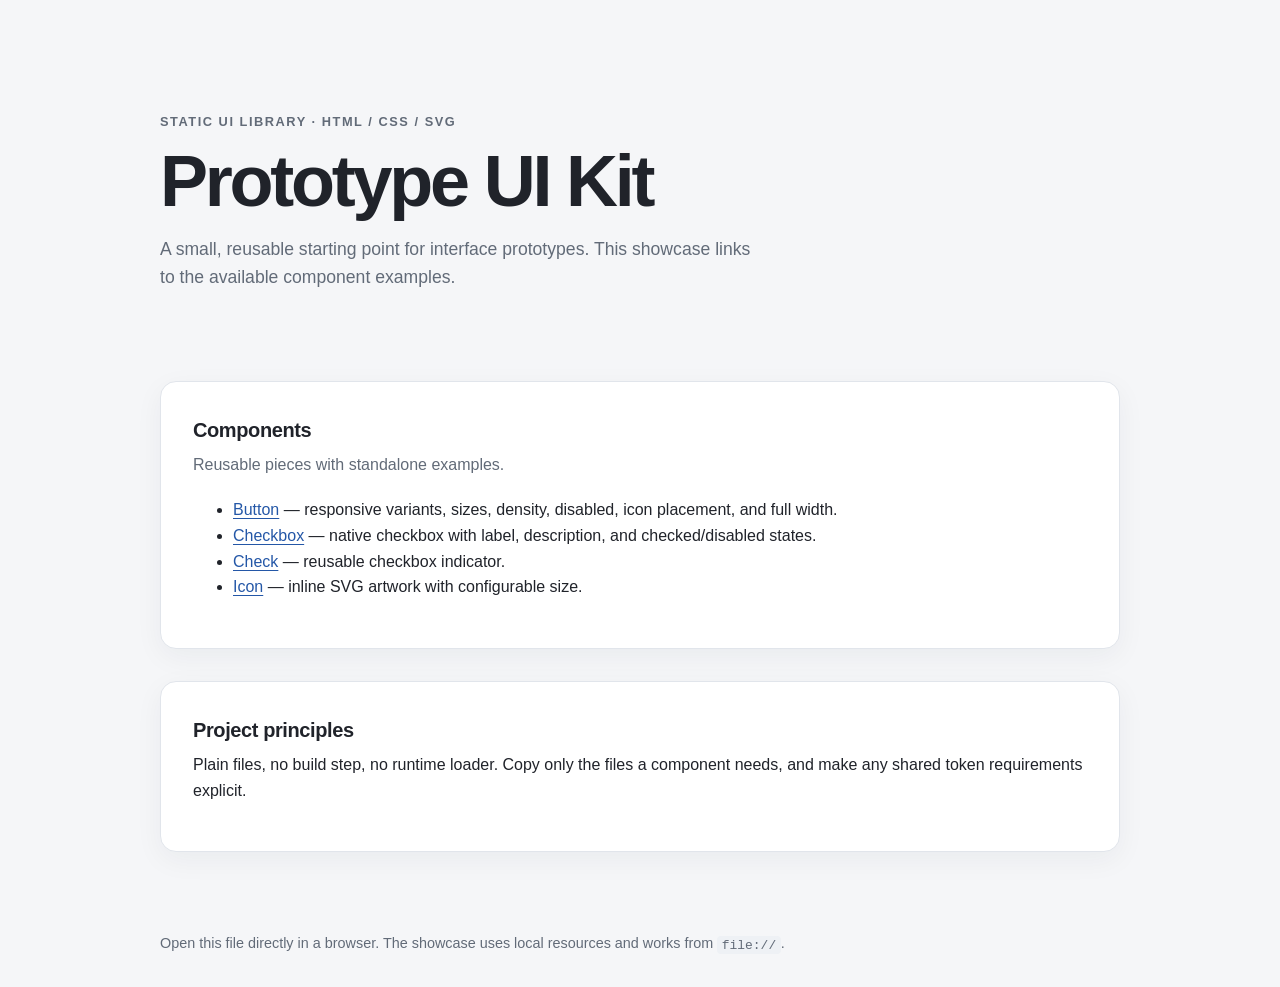
<file: index.html>
<!doctype html>
<html lang="en">
  <head>
    <meta charset="utf-8">
    <meta name="viewport" content="width=device-width, initial-scale=1">
    <meta name="description" content="A lightweight, static showcase and index for the Prototype UI Kit.">
    <title>Prototype UI Kit</title>
    <link rel="stylesheet" href="tokens/tokens.css">
    <style>
      * { box-sizing: border-box; }
      body {
        margin: 0;
        color: var(--color-text);
        background: var(--color-canvas);
        font: 400 1rem/1.6 var(--font-family);
      }
      .page { width: min(100% - 2rem, 960px); margin-inline: auto; }
      header { padding: clamp(3rem, 9vw, 7rem) 0 2.5rem; }
      .eyebrow { margin: 0 0 .75rem; color: var(--color-muted); font-size: .8rem; font-weight: 700; letter-spacing: .12em; text-transform: uppercase; }
      h1, h2, p { margin-top: 0; }
      h1 { max-width: 14ch; margin-bottom: 1rem; font-size: clamp(2.5rem, 7vw, 4.5rem); line-height: 1.03; letter-spacing: -.045em; }
      .intro { max-width: 62ch; color: var(--color-muted); font-size: 1.1rem; }
      main { padding-bottom: 5rem; }
      section { margin-top: 2rem; padding: clamp(1.25rem, 4vw, 2rem); border: 1px solid var(--color-border); border-radius: var(--radius-card); background: var(--color-surface); box-shadow: var(--shadow-soft); }
      h2 { margin-bottom: .4rem; font-size: 1.25rem; letter-spacing: -.02em; }
      .hint { margin-bottom: 1.25rem; color: var(--color-muted); }
      .empty { padding: 1.25rem; border: 1px dashed var(--color-border-strong); border-radius: var(--radius-control); color: var(--color-muted); }
      .empty p:last-child { margin-bottom: 0; }
      a { color: var(--color-link); text-underline-offset: .2em; }
      code { padding: .12em .35em; border-radius: 4px; background: var(--color-code); font-size: .9em; }
      footer { padding: 0 0 2rem; color: var(--color-muted); font-size: .9rem; }
    </style>
  </head>
  <body>
    <div class="page">
      <header>
        <p class="eyebrow">Static UI library · HTML / CSS / SVG</p>
        <h1>Prototype UI Kit</h1>
        <p class="intro">A small, reusable starting point for interface prototypes. This showcase links to the available component examples.</p>
      </header>
      <main>
        <section aria-labelledby="components-title">
          <h2 id="components-title">Components</h2>
          <p class="hint">Reusable pieces with standalone examples.</p>
          <ul>
            <li><a href="components/button/example.html">Button</a> — responsive variants, sizes, density, disabled, icon placement, and full width.</li>
            <li><a href="components/checkbox/example.html">Checkbox</a> — native checkbox with label, description, and checked/disabled states.</li>
            <li><a href="components/check/example.html">Check</a> — reusable checkbox indicator.</li>
            <li><a href="components/icon/example.html">Icon</a> — inline SVG artwork with configurable size.</li>
          </ul>
        </section>
        <section aria-labelledby="principles-title">
          <h2 id="principles-title">Project principles</h2>
          <p>Plain files, no build step, no runtime loader. Copy only the files a component needs, and make any shared token requirements explicit.</p>
        </section>
      </main>
      <footer>Open this file directly in a browser. The showcase uses local resources and works from <code>file://</code>.</footer>
    </div>
  </body>
</html>
</file>
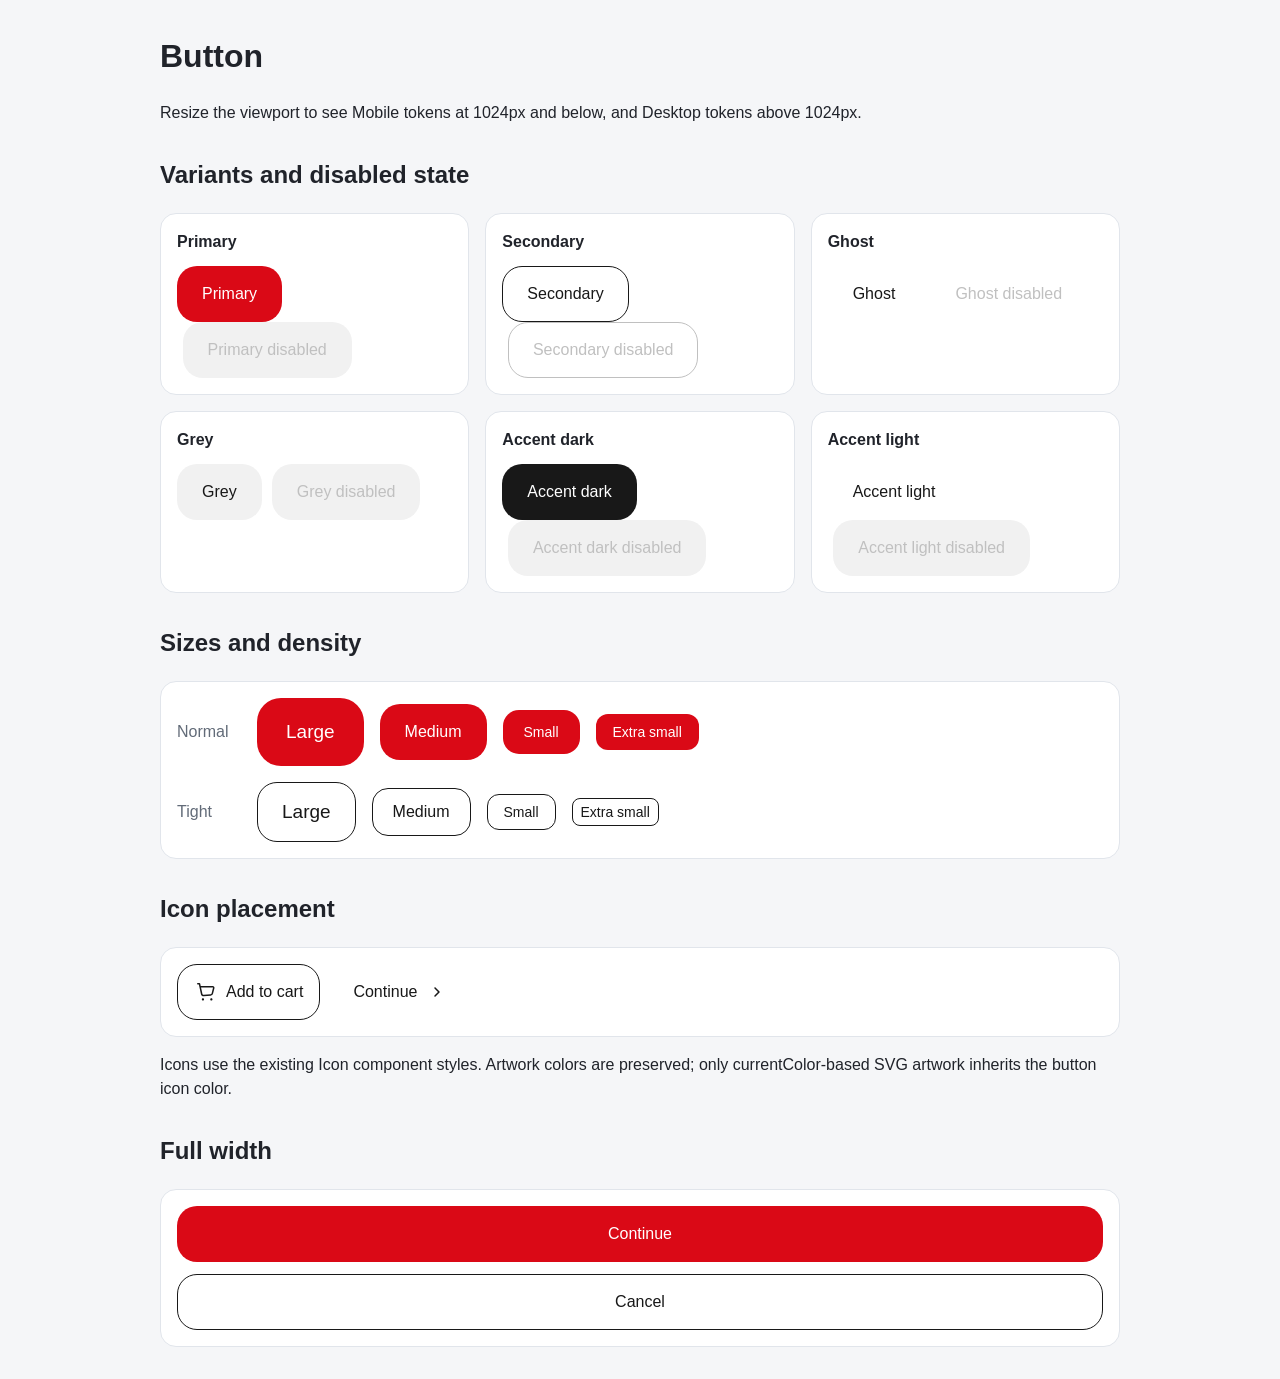
<file: components/button/example.html>
<!doctype html>
<html lang="en">
  <head>
    <meta charset="utf-8">
    <meta name="viewport" content="width=device-width, initial-scale=1">
    <title>Button component · Prototype UI Kit</title>
    <link rel="stylesheet" href="../../tokens/tokens.css">
    <link rel="stylesheet" href="../icon/icon.css">
    <link rel="stylesheet" href="button.css">
    <style>
      * { box-sizing: border-box; }
      body { margin: 0; padding: 2rem 1rem; color: var(--color-text); background: var(--color-canvas); font: 400 1rem/1.5 var(--font-family); }
      main { width: min(100%, 960px); margin-inline: auto; }
      h1 { margin-top: 0; }
      section { margin-top: 2rem; }
      .demo-grid { display: grid; grid-template-columns: repeat(auto-fit, minmax(min(100%, 240px), 1fr)); gap: 1rem; }
      .demo-card, .demo-panel { padding: 1rem; border: 1px solid var(--color-border); border-radius: var(--radius-card); background: var(--color-surface); }
      .demo-card h3 { margin: 0 0 .75rem; font-size: 1rem; }
      .demo-card .button + .button { margin-inline-start: .35rem; }
      .demo-row { display: flex; flex-wrap: wrap; align-items: center; gap: 1rem; }
      .demo-row + .demo-row { margin-top: 1rem; }
      .demo-row-label { flex: 0 0 4rem; color: var(--color-muted); }
      .demo-panel > .button--full-width + .button--full-width { margin-top: .75rem; }
      code { padding: .1em .3em; border-radius: 4px; background: var(--color-code); }
      .button:focus-visible { outline: auto; }
    </style>
  </head>
  <body>
    <main>
      <h1>Button</h1>
      <p>Resize the viewport to see Mobile tokens at 1024px and below, and Desktop tokens above 1024px.</p>
      <section aria-labelledby="variants-title">
        <h2 id="variants-title">Variants and disabled state</h2>
        <div class="demo-grid">
        <article class="demo-card">
          <h3>Primary</h3>
          <button class="button" type="button" data-variant="primary" data-size="md" data-density="normal">Primary</button>
          <button class="button" type="button" data-variant="primary" data-size="md" data-density="normal" disabled>Primary disabled</button>
        </article>
        <article class="demo-card">
          <h3>Secondary</h3>
          <button class="button" type="button" data-variant="secondary" data-size="md" data-density="normal">Secondary</button>
          <button class="button" type="button" data-variant="secondary" data-size="md" data-density="normal" disabled>Secondary disabled</button>
        </article>
        <article class="demo-card">
          <h3>Ghost</h3>
          <button class="button" type="button" data-variant="ghost" data-size="md" data-density="normal">Ghost</button>
          <button class="button" type="button" data-variant="ghost" data-size="md" data-density="normal" disabled>Ghost disabled</button>
        </article>
        <article class="demo-card">
          <h3>Grey</h3>
          <button class="button" type="button" data-variant="grey" data-size="md" data-density="normal">Grey</button>
          <button class="button" type="button" data-variant="grey" data-size="md" data-density="normal" disabled>Grey disabled</button>
        </article>
        <article class="demo-card">
          <h3>Accent dark</h3>
          <button class="button" type="button" data-variant="accent-dark" data-size="md" data-density="normal">Accent dark</button>
          <button class="button" type="button" data-variant="accent-dark" data-size="md" data-density="normal" disabled>Accent dark disabled</button>
        </article>
        <article class="demo-card">
          <h3>Accent light</h3>
          <button class="button" type="button" data-variant="accent-light" data-size="md" data-density="normal">Accent light</button>
          <button class="button" type="button" data-variant="accent-light" data-size="md" data-density="normal" disabled>Accent light disabled</button>
        </article>
        </div>
      </section>
      <section aria-labelledby="sizes-title">
        <h2 id="sizes-title">Sizes and density</h2>
        <div class="demo-panel">
          <div class="demo-row"><span class="demo-row-label">Normal</span>
            <button class="button" type="button" data-variant="primary" data-size="lg" data-density="normal">Large</button>
            <button class="button" type="button" data-variant="primary" data-size="md" data-density="normal">Medium</button>
            <button class="button" type="button" data-variant="primary" data-size="sm" data-density="normal">Small</button>
            <button class="button" type="button" data-variant="primary" data-size="xs" data-density="normal">Extra small</button>
          </div>
          <div class="demo-row"><span class="demo-row-label">Tight</span>
            <button class="button" type="button" data-variant="secondary" data-size="lg" data-density="tight">Large</button>
            <button class="button" type="button" data-variant="secondary" data-size="md" data-density="tight">Medium</button>
            <button class="button" type="button" data-variant="secondary" data-size="sm" data-density="tight">Small</button>
            <button class="button" type="button" data-variant="secondary" data-size="xs" data-density="tight">Extra small</button>
          </div>
        </div>
      </section>
      <section aria-labelledby="icons-title">
        <h2 id="icons-title">Icon placement</h2>
        <div class="demo-panel demo-row">
          <button class="button button--with-icon" type="button" data-variant="secondary" data-size="md" data-density="normal">
            <span class="button__icon" aria-hidden="true"><span class="icon"><svg width="24" height="24" viewBox="0 0 24 24" fill="none" xmlns="http://www.w3.org/2000/svg">
<path d="M3 3.75C3 3.33579 3.33579 3 3.75 3H5.474C5.82701 3 6.13224 3.24618 6.20699 3.59118L6.7289 6H18.75C19.8892 6 20.7239 7.06984 20.4476 8.1749L19.0996 13.5669C18.8179 14.6925 17.8609 15.5207 16.7057 15.6363L9.88967 16.3183C8.49373 16.457 7.21567 15.5242 6.92528 14.1514L5.39101 6.90882L4.8691 4.5H3.75C3.33579 4.5 3 4.16421 3 3.75ZM7.04952 7.5L8.39272 13.8406C8.52442 14.4635 9.10456 14.8887 9.74033 14.8257L16.5563 14.1437C17.081 14.0913 17.5161 13.7154 17.6444 13.2031L18.9924 7.8111C19.0321 7.65216 18.9128 7.5 18.75 7.5H7.04952ZM7.83299 19.383C7.83086 18.763 8.33467 18.267 8.947 18.267C9.56421 18.267 10.064 18.7668 10.064 19.384C10.064 20.0002 9.56421 20.5 8.948 20.5C8.33699 20.5 7.83089 20.0053 7.83299 19.383ZM16.245 19.3867C16.2409 18.765 16.7455 18.267 17.359 18.267C17.9756 18.267 18.474 18.7654 18.477 19.3793L18.477 19.383C18.477 19.9992 17.9772 20.499 17.361 20.499C16.746 20.499 16.247 20.0012 16.245 19.3867Z" fill-rule="evenodd" clip-rule="evenodd" fill="#181818"/>
</svg></span></span>
            <span>Add to cart</span>
          </button>
          <button class="button button--with-icon" type="button" data-variant="ghost" data-size="md" data-density="normal">
            <span>Continue</span>
            <span class="button__icon" aria-hidden="true"><span class="icon"><svg width="24" height="24" viewBox="0 0 24 24" fill="none" xmlns="http://www.w3.org/2000/svg">
<path d="M9.46967 7.46967C9.76256 7.17678 10.2374 7.17678 10.5303 7.46967L14.5303 11.4697C14.8232 11.7626 14.8232 12.2374 14.5303 12.5303L10.5303 16.5303C10.2374 16.8232 9.76256 16.8232 9.46967 16.5303C9.17678 16.2374 9.17678 15.7626 9.46967 15.4697L12.9393 12L9.46967 8.53033C9.17678 8.23744 9.17678 7.76256 9.46967 7.46967Z" fill-rule="evenodd" clip-rule="evenodd" fill="#181818"/>
</svg></span></span>
          </button>
        </div>
        <p>Icons use the existing Icon component styles. Artwork colors are preserved; only currentColor-based SVG artwork inherits the button icon color.</p>
      </section>
      <section aria-labelledby="width-title">
        <h2 id="width-title">Full width</h2>
        <div class="demo-panel">
          <button class="button button--full-width" type="button" data-variant="primary" data-size="md" data-density="normal">Continue</button>
          <button class="button button--full-width" type="button" data-variant="secondary" data-size="md" data-density="normal">Cancel</button>
        </div>
      </section>
    </main>
  </body>
</html>
</file>
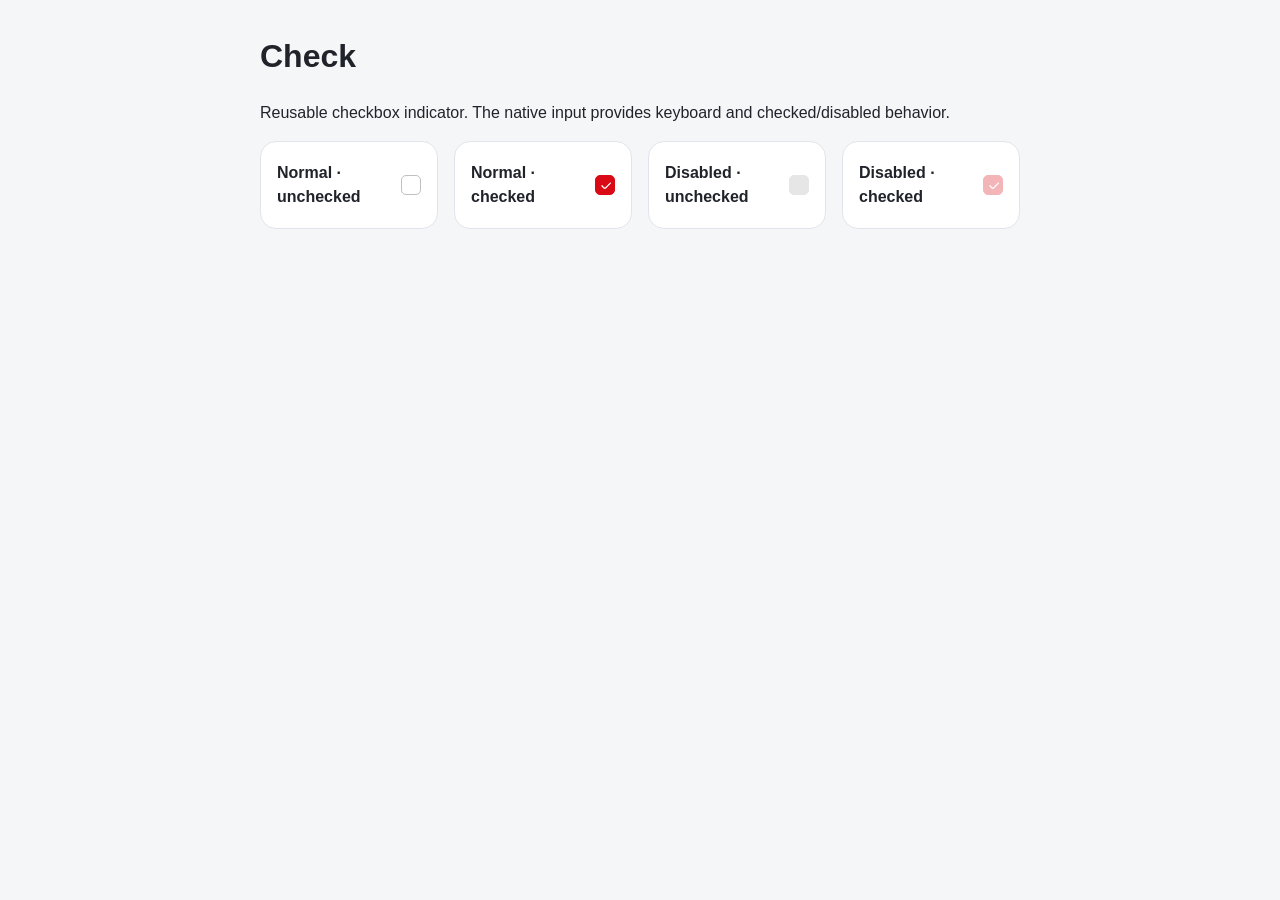
<file: components/check/example.html>
<!doctype html>
<html lang="en">
  <head>
    <meta charset="utf-8">
    <meta name="viewport" content="width=device-width, initial-scale=1">
    <title>Check component · Prototype UI Kit</title>
    <link rel="stylesheet" href="../../tokens/tokens.css">
    <link rel="stylesheet" href="check.css">
    <style>
      * { box-sizing: border-box; }
      body { margin: 0; padding: 2rem 1rem; color: var(--color-text); background: var(--color-canvas); font: 400 1rem/1.5 var(--font-family); }
      main { width: min(100%, 760px); margin-inline: auto; }
      h1 { margin-top: 0; }
      .state-grid { display: grid; grid-template-columns: repeat(auto-fit, minmax(150px, 1fr)); gap: 1rem; }
      .state-card { display: flex; min-height: 88px; align-items: center; justify-content: space-between; gap: 1rem; padding: 1rem; border: 1px solid var(--color-border); border-radius: var(--radius-card); background: var(--color-surface); }
      .state-card h2 { margin: 0; font-size: 1rem; }
      .state-card input { cursor: pointer; }
      .state-card input:disabled { cursor: not-allowed; }
    </style>
  </head>
  <body>
    <main>
      <h1>Check</h1>
      <p>Reusable checkbox indicator. The native input provides keyboard and checked/disabled behavior.</p>
      <div class="state-grid">
        <article class="state-card"><h2>Normal · unchecked</h2><label class="check-control"><input class="check-control__input" type="checkbox" aria-label="Normal unchecked example"><span class="check-control__box" aria-hidden="true"><svg width="24" height="24" viewBox="0 0 24 24" fill="none" xmlns="http://www.w3.org/2000/svg">
<path d="M6.55852 12.2908C6.25413 11.9824 6.25696 11.4858 6.56483 11.1809C6.87355 10.8751 7.37185 10.8781 7.67691 11.1875L9.82508 13.3662C10.2134 13.7601 10.8478 13.7639 11.2408 13.3746L16.6697 7.99813C16.978 7.69278 17.4755 7.69519 17.7808 8.00351C18.0862 8.31184 18.0838 8.80932 17.7755 9.11467L11.9414 14.8925C11.1556 15.6707 9.88751 15.6635 9.11065 14.8764L6.55852 12.2908Z" fill="currentColor"/>
</svg></span></label></article>
        <article class="state-card"><h2>Normal · checked</h2><label class="check-control"><input class="check-control__input" type="checkbox" checked aria-label="Normal checked example"><span class="check-control__box" aria-hidden="true"><svg width="24" height="24" viewBox="0 0 24 24" fill="none" xmlns="http://www.w3.org/2000/svg">
<path d="M6.55852 12.2908C6.25413 11.9824 6.25696 11.4858 6.56483 11.1809C6.87355 10.8751 7.37185 10.8781 7.67691 11.1875L9.82508 13.3662C10.2134 13.7601 10.8478 13.7639 11.2408 13.3746L16.6697 7.99813C16.978 7.69278 17.4755 7.69519 17.7808 8.00351C18.0862 8.31184 18.0838 8.80932 17.7755 9.11467L11.9414 14.8925C11.1556 15.6707 9.88751 15.6635 9.11065 14.8764L6.55852 12.2908Z" fill="currentColor"/>
</svg></span></label></article>
        <article class="state-card"><h2>Disabled · unchecked</h2><label class="check-control"><input class="check-control__input" type="checkbox" disabled aria-label="Disabled unchecked example"><span class="check-control__box" aria-hidden="true"><svg width="24" height="24" viewBox="0 0 24 24" fill="none" xmlns="http://www.w3.org/2000/svg">
<path d="M6.55852 12.2908C6.25413 11.9824 6.25696 11.4858 6.56483 11.1809C6.87355 10.8751 7.37185 10.8781 7.67691 11.1875L9.82508 13.3662C10.2134 13.7601 10.8478 13.7639 11.2408 13.3746L16.6697 7.99813C16.978 7.69278 17.4755 7.69519 17.7808 8.00351C18.0862 8.31184 18.0838 8.80932 17.7755 9.11467L11.9414 14.8925C11.1556 15.6707 9.88751 15.6635 9.11065 14.8764L6.55852 12.2908Z" fill="currentColor"/>
</svg></span></label></article>
        <article class="state-card"><h2>Disabled · checked</h2><label class="check-control"><input class="check-control__input" type="checkbox" checked disabled aria-label="Disabled checked example"><span class="check-control__box" aria-hidden="true"><svg width="24" height="24" viewBox="0 0 24 24" fill="none" xmlns="http://www.w3.org/2000/svg">
<path d="M6.55852 12.2908C6.25413 11.9824 6.25696 11.4858 6.56483 11.1809C6.87355 10.8751 7.37185 10.8781 7.67691 11.1875L9.82508 13.3662C10.2134 13.7601 10.8478 13.7639 11.2408 13.3746L16.6697 7.99813C16.978 7.69278 17.4755 7.69519 17.7808 8.00351C18.0862 8.31184 18.0838 8.80932 17.7755 9.11467L11.9414 14.8925C11.1556 15.6707 9.88751 15.6635 9.11065 14.8764L6.55852 12.2908Z" fill="currentColor"/>
</svg></span></label></article>
      </div>
    </main>
  </body>
</html>
</file>
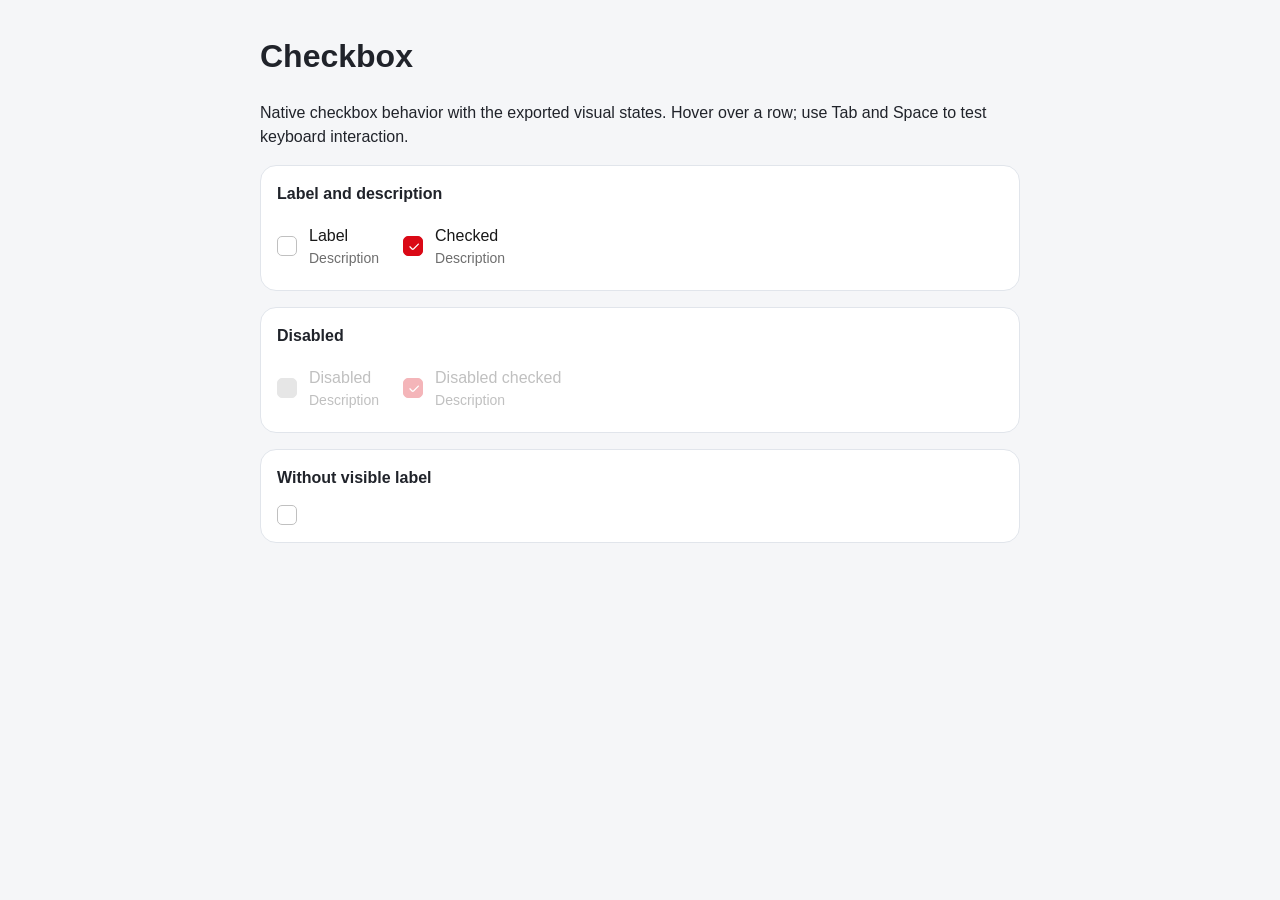
<file: components/checkbox/example.html>
<!doctype html>
<html lang="en">
  <head>
    <meta charset="utf-8">
    <meta name="viewport" content="width=device-width, initial-scale=1">
    <title>Checkbox component · Prototype UI Kit</title>
    <link rel="stylesheet" href="../../tokens/tokens.css">
    <link rel="stylesheet" href="../check/check.css">
    <link rel="stylesheet" href="checkbox.css">
    <style>
      * { box-sizing: border-box; }
      body { margin: 0; padding: 2rem 1rem; color: var(--color-text); background: var(--color-canvas); font: 400 1rem/1.5 var(--font-family); }
      main { width: min(100%, 760px); margin-inline: auto; }
      h1 { margin-top: 0; }
      .demo-list { display: grid; gap: 1rem; }
      .demo-card { padding: 1rem; border: 1px solid var(--color-border); border-radius: var(--radius-card); background: var(--color-surface); }
      .demo-card h2 { margin: 0 0 .75rem; font-size: 1rem; }
      .demo-row { display: flex; flex-wrap: wrap; align-items: center; gap: 1.5rem; }
    </style>
  </head>
  <body>
    <main>
      <h1>Checkbox</h1>
      <p>Native checkbox behavior with the exported visual states. Hover over a row; use Tab and Space to test keyboard interaction.</p>
      <div class="demo-list">
        <section class="demo-card" aria-labelledby="labelled-title">
          <h2 id="labelled-title">Label and description</h2>
          <div class="demo-row">
            <label class="checkbox"><input class="check-control__input" type="checkbox" aria-labelledby="checkbox-label-4" aria-describedby="checkbox-description-4" aria-labelledby="checkbox-label-3" aria-describedby="checkbox-description-3" aria-labelledby="checkbox-label-2" aria-describedby="checkbox-description-2" aria-labelledby="checkbox-label-1" aria-describedby="checkbox-description-1"><span class="check-control__box" aria-hidden="true"><svg width="24" height="24" viewBox="0 0 24 24" fill="none" xmlns="http://www.w3.org/2000/svg">
<path d="M6.55852 12.2908C6.25413 11.9824 6.25696 11.4858 6.56483 11.1809C6.87355 10.8751 7.37185 10.8781 7.67691 11.1875L9.82508 13.3662C10.2134 13.7601 10.8478 13.7639 11.2408 13.3746L16.6697 7.99813C16.978 7.69278 17.4755 7.69519 17.7808 8.00351C18.0862 8.31184 18.0838 8.80932 17.7755 9.11467L11.9414 14.8925C11.1556 15.6707 9.88751 15.6635 9.11065 14.8764L6.55852 12.2908Z" fill="currentColor"/>
</svg></span><span class="checkbox__content"><span class="checkbox__label" id="checkbox-label-1">Label</span><span class="checkbox__description" id="checkbox-description-1">Description</span></span></label>
            <label class="checkbox"><input class="check-control__input" type="checkbox" checked><span class="check-control__box" aria-hidden="true"><svg width="24" height="24" viewBox="0 0 24 24" fill="none" xmlns="http://www.w3.org/2000/svg">
<path d="M6.55852 12.2908C6.25413 11.9824 6.25696 11.4858 6.56483 11.1809C6.87355 10.8751 7.37185 10.8781 7.67691 11.1875L9.82508 13.3662C10.2134 13.7601 10.8478 13.7639 11.2408 13.3746L16.6697 7.99813C16.978 7.69278 17.4755 7.69519 17.7808 8.00351C18.0862 8.31184 18.0838 8.80932 17.7755 9.11467L11.9414 14.8925C11.1556 15.6707 9.88751 15.6635 9.11065 14.8764L6.55852 12.2908Z" fill="currentColor"/>
</svg></span><span class="checkbox__content"><span class="checkbox__label" id="checkbox-label-2">Checked</span><span class="checkbox__description" id="checkbox-description-2">Description</span></span></label>
          </div>
        </section>
        <section class="demo-card" aria-labelledby="disabled-title">
          <h2 id="disabled-title">Disabled</h2>
          <div class="demo-row">
            <label class="checkbox"><input class="check-control__input" type="checkbox" disabled><span class="check-control__box" aria-hidden="true"><svg width="24" height="24" viewBox="0 0 24 24" fill="none" xmlns="http://www.w3.org/2000/svg">
<path d="M6.55852 12.2908C6.25413 11.9824 6.25696 11.4858 6.56483 11.1809C6.87355 10.8751 7.37185 10.8781 7.67691 11.1875L9.82508 13.3662C10.2134 13.7601 10.8478 13.7639 11.2408 13.3746L16.6697 7.99813C16.978 7.69278 17.4755 7.69519 17.7808 8.00351C18.0862 8.31184 18.0838 8.80932 17.7755 9.11467L11.9414 14.8925C11.1556 15.6707 9.88751 15.6635 9.11065 14.8764L6.55852 12.2908Z" fill="currentColor"/>
</svg></span><span class="checkbox__content"><span class="checkbox__label" id="checkbox-label-3">Disabled</span><span class="checkbox__description" id="checkbox-description-3">Description</span></span></label>
            <label class="checkbox"><input class="check-control__input" type="checkbox" checked disabled><span class="check-control__box" aria-hidden="true"><svg width="24" height="24" viewBox="0 0 24 24" fill="none" xmlns="http://www.w3.org/2000/svg">
<path d="M6.55852 12.2908C6.25413 11.9824 6.25696 11.4858 6.56483 11.1809C6.87355 10.8751 7.37185 10.8781 7.67691 11.1875L9.82508 13.3662C10.2134 13.7601 10.8478 13.7639 11.2408 13.3746L16.6697 7.99813C16.978 7.69278 17.4755 7.69519 17.7808 8.00351C18.0862 8.31184 18.0838 8.80932 17.7755 9.11467L11.9414 14.8925C11.1556 15.6707 9.88751 15.6635 9.11065 14.8764L6.55852 12.2908Z" fill="currentColor"/>
</svg></span><span class="checkbox__content"><span class="checkbox__label" id="checkbox-label-4">Disabled checked</span><span class="checkbox__description" id="checkbox-description-4">Description</span></span></label>
          </div>
        </section>
        <section class="demo-card" aria-labelledby="without-label-title">
          <h2 id="without-label-title">Without visible label</h2>
          <label class="checkbox checkbox--without-label"><input class="check-control__input" type="checkbox" aria-label="Enable notifications"><span class="check-control__box" aria-hidden="true"><svg width="24" height="24" viewBox="0 0 24 24" fill="none" xmlns="http://www.w3.org/2000/svg">
<path d="M6.55852 12.2908C6.25413 11.9824 6.25696 11.4858 6.56483 11.1809C6.87355 10.8751 7.37185 10.8781 7.67691 11.1875L9.82508 13.3662C10.2134 13.7601 10.8478 13.7639 11.2408 13.3746L16.6697 7.99813C16.978 7.69278 17.4755 7.69519 17.7808 8.00351C18.0862 8.31184 18.0838 8.80932 17.7755 9.11467L11.9414 14.8925C11.1556 15.6707 9.88751 15.6635 9.11065 14.8764L6.55852 12.2908Z" fill="currentColor"/>
</svg></span></label>
        </section>
      </div>
    </main>
  </body>
</html>
</file>
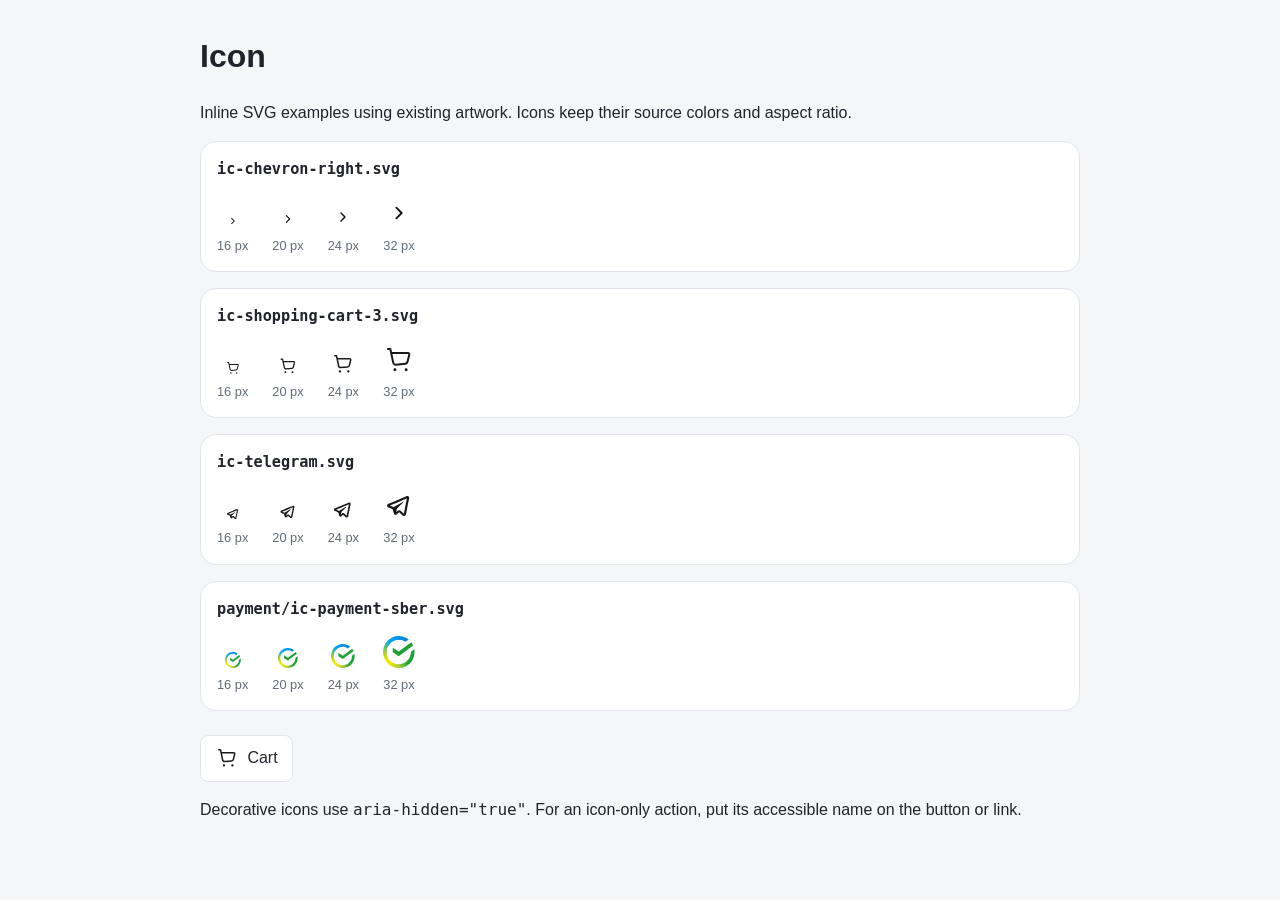
<file: components/icon/example.html>
<!doctype html>
<html lang="en">
  <head>
    <meta charset="utf-8">
    <meta name="viewport" content="width=device-width, initial-scale=1">
    <title>Icon component · Prototype UI Kit</title>
    <link rel="stylesheet" href="../../tokens/tokens.css">
    <link rel="stylesheet" href="icon.css">
    <style>
      * { box-sizing: border-box; }
      body { margin: 0; padding: 2rem 1rem; color: var(--color-text); background: var(--color-canvas); font: 400 1rem/1.5 var(--font-family); }
      main { width: min(100%, 880px); margin-inline: auto; }
      h1 { margin-top: 0; }
      .icon-grid { display: grid; gap: 1rem; }
      .icon-card { padding: 1rem; border: 1px solid var(--color-border); border-radius: var(--radius-card); background: var(--color-surface); }
      .icon-card h3 { margin: 0 0 1rem; font-size: .95rem; }
      .icon-row { display: flex; flex-wrap: wrap; align-items: end; gap: 1.5rem; }
      .icon-sample { display: grid; justify-items: center; gap: .4rem; color: var(--color-muted); font-size: .8rem; }
      .meaningful-example { display: inline-flex; align-items: center; gap: .5rem; margin-top: 1.5rem; padding: .65rem .9rem; border: 1px solid var(--color-border); border-radius: var(--radius-control); color: var(--color-text); background: var(--color-surface); font: inherit; }
    </style>
  </head>
  <body>
    <main>
      <h1>Icon</h1>
      <p>Inline SVG examples using existing artwork. Icons keep their source colors and aspect ratio.</p>
      <div class="icon-grid">
      <article class="icon-card">
        <h3><code>ic-chevron-right.svg</code></h3>
        <div class="icon-row" aria-label="ic-chevron-right.svg, sample sizes">
          <span class="icon-sample"><span class="icon" style="--icon-size: 16px" aria-hidden="true"><svg width="24" height="24" viewBox="0 0 24 24" fill="none" xmlns="http://www.w3.org/2000/svg">
<path d="M9.46967 7.46967C9.76256 7.17678 10.2374 7.17678 10.5303 7.46967L14.5303 11.4697C14.8232 11.7626 14.8232 12.2374 14.5303 12.5303L10.5303 16.5303C10.2374 16.8232 9.76256 16.8232 9.46967 16.5303C9.17678 16.2374 9.17678 15.7626 9.46967 15.4697L12.9393 12L9.46967 8.53033C9.17678 8.23744 9.17678 7.76256 9.46967 7.46967Z" fill-rule="evenodd" clip-rule="evenodd" fill="#181818"/>
</svg></span><span>16 px</span></span>
          <span class="icon-sample"><span class="icon" style="--icon-size: 20px" aria-hidden="true"><svg width="24" height="24" viewBox="0 0 24 24" fill="none" xmlns="http://www.w3.org/2000/svg">
<path d="M9.46967 7.46967C9.76256 7.17678 10.2374 7.17678 10.5303 7.46967L14.5303 11.4697C14.8232 11.7626 14.8232 12.2374 14.5303 12.5303L10.5303 16.5303C10.2374 16.8232 9.76256 16.8232 9.46967 16.5303C9.17678 16.2374 9.17678 15.7626 9.46967 15.4697L12.9393 12L9.46967 8.53033C9.17678 8.23744 9.17678 7.76256 9.46967 7.46967Z" fill-rule="evenodd" clip-rule="evenodd" fill="#181818"/>
</svg></span><span>20 px</span></span>
          <span class="icon-sample"><span class="icon" style="--icon-size: 24px" aria-hidden="true"><svg width="24" height="24" viewBox="0 0 24 24" fill="none" xmlns="http://www.w3.org/2000/svg">
<path d="M9.46967 7.46967C9.76256 7.17678 10.2374 7.17678 10.5303 7.46967L14.5303 11.4697C14.8232 11.7626 14.8232 12.2374 14.5303 12.5303L10.5303 16.5303C10.2374 16.8232 9.76256 16.8232 9.46967 16.5303C9.17678 16.2374 9.17678 15.7626 9.46967 15.4697L12.9393 12L9.46967 8.53033C9.17678 8.23744 9.17678 7.76256 9.46967 7.46967Z" fill-rule="evenodd" clip-rule="evenodd" fill="#181818"/>
</svg></span><span>24 px</span></span>
          <span class="icon-sample"><span class="icon" style="--icon-size: 32px" aria-hidden="true"><svg width="24" height="24" viewBox="0 0 24 24" fill="none" xmlns="http://www.w3.org/2000/svg">
<path d="M9.46967 7.46967C9.76256 7.17678 10.2374 7.17678 10.5303 7.46967L14.5303 11.4697C14.8232 11.7626 14.8232 12.2374 14.5303 12.5303L10.5303 16.5303C10.2374 16.8232 9.76256 16.8232 9.46967 16.5303C9.17678 16.2374 9.17678 15.7626 9.46967 15.4697L12.9393 12L9.46967 8.53033C9.17678 8.23744 9.17678 7.76256 9.46967 7.46967Z" fill-rule="evenodd" clip-rule="evenodd" fill="#181818"/>
</svg></span><span>32 px</span></span>
        </div>
      </article>
      <article class="icon-card">
        <h3><code>ic-shopping-cart-3.svg</code></h3>
        <div class="icon-row" aria-label="ic-shopping-cart-3.svg, sample sizes">
          <span class="icon-sample"><span class="icon" style="--icon-size: 16px" aria-hidden="true"><svg width="24" height="24" viewBox="0 0 24 24" fill="none" xmlns="http://www.w3.org/2000/svg">
<path d="M3 3.75C3 3.33579 3.33579 3 3.75 3H5.474C5.82701 3 6.13224 3.24618 6.20699 3.59118L6.7289 6H18.75C19.8892 6 20.7239 7.06984 20.4476 8.1749L19.0996 13.5669C18.8179 14.6925 17.8609 15.5207 16.7057 15.6363L9.88967 16.3183C8.49373 16.457 7.21567 15.5242 6.92528 14.1514L5.39101 6.90882L4.8691 4.5H3.75C3.33579 4.5 3 4.16421 3 3.75ZM7.04952 7.5L8.39272 13.8406C8.52442 14.4635 9.10456 14.8887 9.74033 14.8257L16.5563 14.1437C17.081 14.0913 17.5161 13.7154 17.6444 13.2031L18.9924 7.8111C19.0321 7.65216 18.9128 7.5 18.75 7.5H7.04952ZM7.83299 19.383C7.83086 18.763 8.33467 18.267 8.947 18.267C9.56421 18.267 10.064 18.7668 10.064 19.384C10.064 20.0002 9.56421 20.5 8.948 20.5C8.33699 20.5 7.83089 20.0053 7.83299 19.383ZM16.245 19.3867C16.2409 18.765 16.7455 18.267 17.359 18.267C17.9756 18.267 18.474 18.7654 18.477 19.3793L18.477 19.383C18.477 19.9992 17.9772 20.499 17.361 20.499C16.746 20.499 16.247 20.0012 16.245 19.3867Z" fill-rule="evenodd" clip-rule="evenodd" fill="#181818"/>
</svg></span><span>16 px</span></span>
          <span class="icon-sample"><span class="icon" style="--icon-size: 20px" aria-hidden="true"><svg width="24" height="24" viewBox="0 0 24 24" fill="none" xmlns="http://www.w3.org/2000/svg">
<path d="M3 3.75C3 3.33579 3.33579 3 3.75 3H5.474C5.82701 3 6.13224 3.24618 6.20699 3.59118L6.7289 6H18.75C19.8892 6 20.7239 7.06984 20.4476 8.1749L19.0996 13.5669C18.8179 14.6925 17.8609 15.5207 16.7057 15.6363L9.88967 16.3183C8.49373 16.457 7.21567 15.5242 6.92528 14.1514L5.39101 6.90882L4.8691 4.5H3.75C3.33579 4.5 3 4.16421 3 3.75ZM7.04952 7.5L8.39272 13.8406C8.52442 14.4635 9.10456 14.8887 9.74033 14.8257L16.5563 14.1437C17.081 14.0913 17.5161 13.7154 17.6444 13.2031L18.9924 7.8111C19.0321 7.65216 18.9128 7.5 18.75 7.5H7.04952ZM7.83299 19.383C7.83086 18.763 8.33467 18.267 8.947 18.267C9.56421 18.267 10.064 18.7668 10.064 19.384C10.064 20.0002 9.56421 20.5 8.948 20.5C8.33699 20.5 7.83089 20.0053 7.83299 19.383ZM16.245 19.3867C16.2409 18.765 16.7455 18.267 17.359 18.267C17.9756 18.267 18.474 18.7654 18.477 19.3793L18.477 19.383C18.477 19.9992 17.9772 20.499 17.361 20.499C16.746 20.499 16.247 20.0012 16.245 19.3867Z" fill-rule="evenodd" clip-rule="evenodd" fill="#181818"/>
</svg></span><span>20 px</span></span>
          <span class="icon-sample"><span class="icon" style="--icon-size: 24px" aria-hidden="true"><svg width="24" height="24" viewBox="0 0 24 24" fill="none" xmlns="http://www.w3.org/2000/svg">
<path d="M3 3.75C3 3.33579 3.33579 3 3.75 3H5.474C5.82701 3 6.13224 3.24618 6.20699 3.59118L6.7289 6H18.75C19.8892 6 20.7239 7.06984 20.4476 8.1749L19.0996 13.5669C18.8179 14.6925 17.8609 15.5207 16.7057 15.6363L9.88967 16.3183C8.49373 16.457 7.21567 15.5242 6.92528 14.1514L5.39101 6.90882L4.8691 4.5H3.75C3.33579 4.5 3 4.16421 3 3.75ZM7.04952 7.5L8.39272 13.8406C8.52442 14.4635 9.10456 14.8887 9.74033 14.8257L16.5563 14.1437C17.081 14.0913 17.5161 13.7154 17.6444 13.2031L18.9924 7.8111C19.0321 7.65216 18.9128 7.5 18.75 7.5H7.04952ZM7.83299 19.383C7.83086 18.763 8.33467 18.267 8.947 18.267C9.56421 18.267 10.064 18.7668 10.064 19.384C10.064 20.0002 9.56421 20.5 8.948 20.5C8.33699 20.5 7.83089 20.0053 7.83299 19.383ZM16.245 19.3867C16.2409 18.765 16.7455 18.267 17.359 18.267C17.9756 18.267 18.474 18.7654 18.477 19.3793L18.477 19.383C18.477 19.9992 17.9772 20.499 17.361 20.499C16.746 20.499 16.247 20.0012 16.245 19.3867Z" fill-rule="evenodd" clip-rule="evenodd" fill="#181818"/>
</svg></span><span>24 px</span></span>
          <span class="icon-sample"><span class="icon" style="--icon-size: 32px" aria-hidden="true"><svg width="24" height="24" viewBox="0 0 24 24" fill="none" xmlns="http://www.w3.org/2000/svg">
<path d="M3 3.75C3 3.33579 3.33579 3 3.75 3H5.474C5.82701 3 6.13224 3.24618 6.20699 3.59118L6.7289 6H18.75C19.8892 6 20.7239 7.06984 20.4476 8.1749L19.0996 13.5669C18.8179 14.6925 17.8609 15.5207 16.7057 15.6363L9.88967 16.3183C8.49373 16.457 7.21567 15.5242 6.92528 14.1514L5.39101 6.90882L4.8691 4.5H3.75C3.33579 4.5 3 4.16421 3 3.75ZM7.04952 7.5L8.39272 13.8406C8.52442 14.4635 9.10456 14.8887 9.74033 14.8257L16.5563 14.1437C17.081 14.0913 17.5161 13.7154 17.6444 13.2031L18.9924 7.8111C19.0321 7.65216 18.9128 7.5 18.75 7.5H7.04952ZM7.83299 19.383C7.83086 18.763 8.33467 18.267 8.947 18.267C9.56421 18.267 10.064 18.7668 10.064 19.384C10.064 20.0002 9.56421 20.5 8.948 20.5C8.33699 20.5 7.83089 20.0053 7.83299 19.383ZM16.245 19.3867C16.2409 18.765 16.7455 18.267 17.359 18.267C17.9756 18.267 18.474 18.7654 18.477 19.3793L18.477 19.383C18.477 19.9992 17.9772 20.499 17.361 20.499C16.746 20.499 16.247 20.0012 16.245 19.3867Z" fill-rule="evenodd" clip-rule="evenodd" fill="#181818"/>
</svg></span><span>32 px</span></span>
        </div>
      </article>
      <article class="icon-card">
        <h3><code>ic-telegram.svg</code></h3>
        <div class="icon-row" aria-label="ic-telegram.svg, sample sizes">
          <span class="icon-sample"><span class="icon" style="--icon-size: 16px" aria-hidden="true"><svg width="24" height="24" viewBox="0 0 24 24" fill="none" xmlns="http://www.w3.org/2000/svg">
<path d="M18.2361 4.50136C17.9955 4.51183 17.7747 4.58103 17.5807 4.65748C17.4015 4.72805 16.758 4.99852 15.7333 5.42831C14.7086 5.8581 13.3508 6.42794 11.9036 7.03664C9.009 8.25404 5.75627 9.62347 4.08957 10.3249C4.03233 10.3487 3.79989 10.4199 3.54316 10.616C3.28583 10.8125 3 11.239 3 11.7055C3 12.0818 3.18785 12.4651 3.41469 12.6845C3.64152 12.9039 3.87141 13.0065 4.06355 13.0829C4.62565 13.3068 6.36263 14.0004 7.11759 14.3026C7.38207 15.0952 8.00326 16.9622 8.14862 17.4217H8.14699C8.26523 17.7957 8.38048 18.0395 8.54053 18.2429C8.62056 18.3447 8.71608 18.4369 8.83325 18.5096C8.87821 18.5376 8.92799 18.5592 8.97799 18.5796C8.98496 18.5825 8.99214 18.5833 8.99913 18.5861L8.97961 18.5812C8.99411 18.587 9.00712 18.5956 9.0219 18.6007C9.04597 18.609 9.06266 18.6087 9.09508 18.6153C9.20915 18.6504 9.32302 18.6739 9.42845 18.6739C9.88108 18.6739 10.1586 18.4283 10.1586 18.4283L10.1765 18.4153L12.1312 16.7614L14.525 18.9747C14.5678 19.0352 14.9101 19.5 15.704 19.5C16.1771 19.5 16.5527 19.2675 16.792 19.0219C17.0313 18.7763 17.1803 18.525 17.2473 18.1844V18.1811V18.1795C17.2939 17.9377 19.5923 6.40079 19.5923 6.40079L19.5875 6.42031C19.6588 6.10196 19.6798 5.79409 19.5956 5.48035C19.5113 5.16661 19.284 4.86043 19.0101 4.69976C18.7363 4.53909 18.4767 4.4909 18.2361 4.50136ZM17.9076 6.32436C17.8173 6.77764 15.7719 17.0537 15.639 17.7355L13.2615 15.5385C12.6486 14.9719 11.693 14.952 11.0563 15.4897L9.84314 16.5159L10.4904 13.9855C10.4904 13.9855 14.9554 9.46588 15.2243 9.20277C15.4408 8.99212 15.4861 8.91827 15.4861 8.845C15.4861 8.74758 15.436 8.6775 15.3202 8.6775C15.2162 8.6775 15.0748 8.77723 14.9999 8.82386C14.0436 9.42005 9.94928 11.7534 7.96648 12.8813C7.892 12.8367 7.81874 12.7904 7.73718 12.7577C7.08658 12.4973 5.83611 11.996 5.10433 11.7039C6.83142 10.977 9.79193 9.73144 12.5492 8.5718C13.9962 7.9632 15.3536 7.39284 16.3773 6.96346C17.2414 6.60101 17.6922 6.41335 17.9076 6.32436ZM15.613 17.8559H15.6146L15.613 17.8624C15.6144 17.8553 15.612 17.861 15.613 17.8559Z" fill="#181818"/>
</svg></span><span>16 px</span></span>
          <span class="icon-sample"><span class="icon" style="--icon-size: 20px" aria-hidden="true"><svg width="24" height="24" viewBox="0 0 24 24" fill="none" xmlns="http://www.w3.org/2000/svg">
<path d="M18.2361 4.50136C17.9955 4.51183 17.7747 4.58103 17.5807 4.65748C17.4015 4.72805 16.758 4.99852 15.7333 5.42831C14.7086 5.8581 13.3508 6.42794 11.9036 7.03664C9.009 8.25404 5.75627 9.62347 4.08957 10.3249C4.03233 10.3487 3.79989 10.4199 3.54316 10.616C3.28583 10.8125 3 11.239 3 11.7055C3 12.0818 3.18785 12.4651 3.41469 12.6845C3.64152 12.9039 3.87141 13.0065 4.06355 13.0829C4.62565 13.3068 6.36263 14.0004 7.11759 14.3026C7.38207 15.0952 8.00326 16.9622 8.14862 17.4217H8.14699C8.26523 17.7957 8.38048 18.0395 8.54053 18.2429C8.62056 18.3447 8.71608 18.4369 8.83325 18.5096C8.87821 18.5376 8.92799 18.5592 8.97799 18.5796C8.98496 18.5825 8.99214 18.5833 8.99913 18.5861L8.97961 18.5812C8.99411 18.587 9.00712 18.5956 9.0219 18.6007C9.04597 18.609 9.06266 18.6087 9.09508 18.6153C9.20915 18.6504 9.32302 18.6739 9.42845 18.6739C9.88108 18.6739 10.1586 18.4283 10.1586 18.4283L10.1765 18.4153L12.1312 16.7614L14.525 18.9747C14.5678 19.0352 14.9101 19.5 15.704 19.5C16.1771 19.5 16.5527 19.2675 16.792 19.0219C17.0313 18.7763 17.1803 18.525 17.2473 18.1844V18.1811V18.1795C17.2939 17.9377 19.5923 6.40079 19.5923 6.40079L19.5875 6.42031C19.6588 6.10196 19.6798 5.79409 19.5956 5.48035C19.5113 5.16661 19.284 4.86043 19.0101 4.69976C18.7363 4.53909 18.4767 4.4909 18.2361 4.50136ZM17.9076 6.32436C17.8173 6.77764 15.7719 17.0537 15.639 17.7355L13.2615 15.5385C12.6486 14.9719 11.693 14.952 11.0563 15.4897L9.84314 16.5159L10.4904 13.9855C10.4904 13.9855 14.9554 9.46588 15.2243 9.20277C15.4408 8.99212 15.4861 8.91827 15.4861 8.845C15.4861 8.74758 15.436 8.6775 15.3202 8.6775C15.2162 8.6775 15.0748 8.77723 14.9999 8.82386C14.0436 9.42005 9.94928 11.7534 7.96648 12.8813C7.892 12.8367 7.81874 12.7904 7.73718 12.7577C7.08658 12.4973 5.83611 11.996 5.10433 11.7039C6.83142 10.977 9.79193 9.73144 12.5492 8.5718C13.9962 7.9632 15.3536 7.39284 16.3773 6.96346C17.2414 6.60101 17.6922 6.41335 17.9076 6.32436ZM15.613 17.8559H15.6146L15.613 17.8624C15.6144 17.8553 15.612 17.861 15.613 17.8559Z" fill="#181818"/>
</svg></span><span>20 px</span></span>
          <span class="icon-sample"><span class="icon" style="--icon-size: 24px" aria-hidden="true"><svg width="24" height="24" viewBox="0 0 24 24" fill="none" xmlns="http://www.w3.org/2000/svg">
<path d="M18.2361 4.50136C17.9955 4.51183 17.7747 4.58103 17.5807 4.65748C17.4015 4.72805 16.758 4.99852 15.7333 5.42831C14.7086 5.8581 13.3508 6.42794 11.9036 7.03664C9.009 8.25404 5.75627 9.62347 4.08957 10.3249C4.03233 10.3487 3.79989 10.4199 3.54316 10.616C3.28583 10.8125 3 11.239 3 11.7055C3 12.0818 3.18785 12.4651 3.41469 12.6845C3.64152 12.9039 3.87141 13.0065 4.06355 13.0829C4.62565 13.3068 6.36263 14.0004 7.11759 14.3026C7.38207 15.0952 8.00326 16.9622 8.14862 17.4217H8.14699C8.26523 17.7957 8.38048 18.0395 8.54053 18.2429C8.62056 18.3447 8.71608 18.4369 8.83325 18.5096C8.87821 18.5376 8.92799 18.5592 8.97799 18.5796C8.98496 18.5825 8.99214 18.5833 8.99913 18.5861L8.97961 18.5812C8.99411 18.587 9.00712 18.5956 9.0219 18.6007C9.04597 18.609 9.06266 18.6087 9.09508 18.6153C9.20915 18.6504 9.32302 18.6739 9.42845 18.6739C9.88108 18.6739 10.1586 18.4283 10.1586 18.4283L10.1765 18.4153L12.1312 16.7614L14.525 18.9747C14.5678 19.0352 14.9101 19.5 15.704 19.5C16.1771 19.5 16.5527 19.2675 16.792 19.0219C17.0313 18.7763 17.1803 18.525 17.2473 18.1844V18.1811V18.1795C17.2939 17.9377 19.5923 6.40079 19.5923 6.40079L19.5875 6.42031C19.6588 6.10196 19.6798 5.79409 19.5956 5.48035C19.5113 5.16661 19.284 4.86043 19.0101 4.69976C18.7363 4.53909 18.4767 4.4909 18.2361 4.50136ZM17.9076 6.32436C17.8173 6.77764 15.7719 17.0537 15.639 17.7355L13.2615 15.5385C12.6486 14.9719 11.693 14.952 11.0563 15.4897L9.84314 16.5159L10.4904 13.9855C10.4904 13.9855 14.9554 9.46588 15.2243 9.20277C15.4408 8.99212 15.4861 8.91827 15.4861 8.845C15.4861 8.74758 15.436 8.6775 15.3202 8.6775C15.2162 8.6775 15.0748 8.77723 14.9999 8.82386C14.0436 9.42005 9.94928 11.7534 7.96648 12.8813C7.892 12.8367 7.81874 12.7904 7.73718 12.7577C7.08658 12.4973 5.83611 11.996 5.10433 11.7039C6.83142 10.977 9.79193 9.73144 12.5492 8.5718C13.9962 7.9632 15.3536 7.39284 16.3773 6.96346C17.2414 6.60101 17.6922 6.41335 17.9076 6.32436ZM15.613 17.8559H15.6146L15.613 17.8624C15.6144 17.8553 15.612 17.861 15.613 17.8559Z" fill="#181818"/>
</svg></span><span>24 px</span></span>
          <span class="icon-sample"><span class="icon" style="--icon-size: 32px" aria-hidden="true"><svg width="24" height="24" viewBox="0 0 24 24" fill="none" xmlns="http://www.w3.org/2000/svg">
<path d="M18.2361 4.50136C17.9955 4.51183 17.7747 4.58103 17.5807 4.65748C17.4015 4.72805 16.758 4.99852 15.7333 5.42831C14.7086 5.8581 13.3508 6.42794 11.9036 7.03664C9.009 8.25404 5.75627 9.62347 4.08957 10.3249C4.03233 10.3487 3.79989 10.4199 3.54316 10.616C3.28583 10.8125 3 11.239 3 11.7055C3 12.0818 3.18785 12.4651 3.41469 12.6845C3.64152 12.9039 3.87141 13.0065 4.06355 13.0829C4.62565 13.3068 6.36263 14.0004 7.11759 14.3026C7.38207 15.0952 8.00326 16.9622 8.14862 17.4217H8.14699C8.26523 17.7957 8.38048 18.0395 8.54053 18.2429C8.62056 18.3447 8.71608 18.4369 8.83325 18.5096C8.87821 18.5376 8.92799 18.5592 8.97799 18.5796C8.98496 18.5825 8.99214 18.5833 8.99913 18.5861L8.97961 18.5812C8.99411 18.587 9.00712 18.5956 9.0219 18.6007C9.04597 18.609 9.06266 18.6087 9.09508 18.6153C9.20915 18.6504 9.32302 18.6739 9.42845 18.6739C9.88108 18.6739 10.1586 18.4283 10.1586 18.4283L10.1765 18.4153L12.1312 16.7614L14.525 18.9747C14.5678 19.0352 14.9101 19.5 15.704 19.5C16.1771 19.5 16.5527 19.2675 16.792 19.0219C17.0313 18.7763 17.1803 18.525 17.2473 18.1844V18.1811V18.1795C17.2939 17.9377 19.5923 6.40079 19.5923 6.40079L19.5875 6.42031C19.6588 6.10196 19.6798 5.79409 19.5956 5.48035C19.5113 5.16661 19.284 4.86043 19.0101 4.69976C18.7363 4.53909 18.4767 4.4909 18.2361 4.50136ZM17.9076 6.32436C17.8173 6.77764 15.7719 17.0537 15.639 17.7355L13.2615 15.5385C12.6486 14.9719 11.693 14.952 11.0563 15.4897L9.84314 16.5159L10.4904 13.9855C10.4904 13.9855 14.9554 9.46588 15.2243 9.20277C15.4408 8.99212 15.4861 8.91827 15.4861 8.845C15.4861 8.74758 15.436 8.6775 15.3202 8.6775C15.2162 8.6775 15.0748 8.77723 14.9999 8.82386C14.0436 9.42005 9.94928 11.7534 7.96648 12.8813C7.892 12.8367 7.81874 12.7904 7.73718 12.7577C7.08658 12.4973 5.83611 11.996 5.10433 11.7039C6.83142 10.977 9.79193 9.73144 12.5492 8.5718C13.9962 7.9632 15.3536 7.39284 16.3773 6.96346C17.2414 6.60101 17.6922 6.41335 17.9076 6.32436ZM15.613 17.8559H15.6146L15.613 17.8624C15.6144 17.8553 15.612 17.861 15.613 17.8559Z" fill="#181818"/>
</svg></span><span>32 px</span></span>
        </div>
      </article>
      <article class="icon-card">
        <h3><code>payment/ic-payment-sber.svg</code></h3>
        <div class="icon-row" aria-label="payment/ic-payment-sber.svg, sample sizes">
          <span class="icon-sample"><span class="icon" style="--icon-size: 16px" aria-hidden="true"><svg width="24" height="24" viewBox="0 0 24 24" fill="none" xmlns="http://www.w3.org/2000/svg">
<path d="M21.211 4.66211C21.7735 5.39912 22.2497 6.19981 22.6299 7.04812L11.8438 15.1061L7.33606 12.2424V8.7971L11.8438 11.6609L21.211 4.66211Z" fill="#21A038"/>
<path d="M2.73556 11.9996C2.73556 11.845 2.73928 11.6914 2.74672 11.5387L0.0148781 11.4031C0.00557979 11.601 3.3013e-06 11.8008 3.3013e-06 12.0024C-0.00115902 13.5779 0.304613 15.138 0.899786 16.5934C1.49495 18.0488 2.36781 19.3708 3.46827 20.4835L5.40603 18.5206C4.55894 17.6656 3.88693 16.6493 3.42864 15.5302C2.97035 14.4111 2.73481 13.2112 2.73556 11.9996Z" fill="url(#paint0_linear_626_6743)"/>
<path d="M11.8414 2.77221C11.9939 2.77221 12.1454 2.77786 12.296 2.7854L12.4327 0.0158524C12.2369 0.00642902 12.0397 0.00171788 11.8414 0.00171788C10.2861 -0.000204265 8.74586 0.309236 7.30896 0.912269C5.87205 1.5153 4.56684 2.40005 3.46826 3.51572L5.40603 5.47956C6.24974 4.62078 7.25264 3.93949 8.35705 3.47487C9.46147 3.01024 10.6456 2.77144 11.8414 2.77221Z" fill="url(#paint1_linear_626_6743)"/>
<path d="M11.8414 21.2279C11.6889 21.2279 11.5374 21.2279 11.3858 21.2156L11.2491 23.9842C11.4456 23.9943 11.6431 23.9993 11.8414 23.9993C13.3961 24.0009 14.9356 23.6913 16.3717 23.0881C17.8079 22.4849 19.1122 21.6 20.21 20.4844L18.2759 18.5215C17.432 19.3798 16.4292 20.0607 15.325 20.5252C14.2208 20.9896 13.037 21.2285 11.8414 21.2279Z" fill="url(#paint2_linear_626_6743)"/>
<path d="M16.9743 4.38191L19.2766 2.66214C17.1723 0.935255 14.5456 -0.00479364 11.8379 1.83827e-05V2.77145C13.6714 2.76914 15.4624 3.3307 16.9743 4.38191Z" fill="url(#paint3_linear_626_6743)"/>
<path d="M23.6819 12C23.6834 11.2791 23.6212 10.5594 23.4959 9.84961L20.9473 11.7531C20.9473 11.8352 20.9473 11.9171 20.9473 12C20.9479 13.2894 20.6812 14.5646 20.1645 15.7428C19.6478 16.921 18.8925 17.9761 17.9476 18.8395L19.7859 20.8986C21.0143 19.7748 21.9959 18.4019 22.667 16.869C23.3382 15.336 23.684 13.6771 23.6819 12Z" fill="#21A038"/>
<path d="M11.8414 21.2282C10.5691 21.2287 9.31078 20.9583 8.14803 20.4346C6.98534 19.911 5.94411 19.1456 5.09178 18.1882L3.06104 20.0503C4.16982 21.2954 5.52444 22.2903 7.03706 22.9707C8.54968 23.651 10.1865 24.0016 11.8414 23.9996V21.2282Z" fill="url(#paint4_linear_626_6743)"/>
<path d="M5.7352 5.16009L3.89785 3.10107C2.66915 4.2247 1.68721 5.59752 1.01571 7.1305C0.344218 8.66346 -0.00183072 10.3224 7.2835e-06 11.9996H2.73557C2.735 10.7103 3.00174 9.43513 3.51847 8.2569C4.03521 7.0787 4.79043 6.02363 5.7352 5.16009Z" fill="url(#paint5_linear_626_6743)"/>
<defs>
<linearGradient id="paint0_linear_626_6743" x1="4.02152" y1="20.1377" x2="0.960927" y2="11.4076" gradientUnits="userSpaceOnUse">
<stop offset="0.14" stop-color="#F1E813"/>
<stop offset="0.3" stop-color="#E6E418"/>
<stop offset="0.58" stop-color="#C9DA26"/>
<stop offset="0.89" stop-color="#A2CC39"/>
</linearGradient>
<linearGradient id="paint1_linear_626_6743" x1="4.24931" y1="4.00574" x2="11.9732" y2="1.10136" gradientUnits="userSpaceOnUse">
<stop offset="0.06" stop-color="#0FA7DF"/>
<stop offset="0.54" stop-color="#0098F8"/>
<stop offset="0.92" stop-color="#0290EA"/>
</linearGradient>
<linearGradient id="paint2_linear_626_6743" x1="11.0688" y1="22.3266" x2="19.785" y2="20.3837" gradientUnits="userSpaceOnUse">
<stop offset="0.12" stop-color="#A2CC39"/>
<stop offset="0.28" stop-color="#86C239"/>
<stop offset="0.87" stop-color="#219F38"/>
</linearGradient>
<linearGradient id="paint3_linear_626_6743" x1="11.2689" y1="0.928226" x2="18.7283" y2="3.19962" gradientUnits="userSpaceOnUse">
<stop offset="0.06" stop-color="#0290EA"/>
<stop offset="0.79" stop-color="#0C89CA"/>
</linearGradient>
<linearGradient id="paint4_linear_626_6743" x1="3.74725" y1="19.7129" x2="11.8742" y2="22.7099" gradientUnits="userSpaceOnUse">
<stop offset="0.13" stop-color="#F1E813"/>
<stop offset="0.3" stop-color="#EAE616"/>
<stop offset="0.53" stop-color="#D8DF1F"/>
<stop offset="0.8" stop-color="#BAD52D"/>
<stop offset="0.98" stop-color="#A2CC39"/>
</linearGradient>
<linearGradient id="paint5_linear_626_6743" x1="1.0191" y1="12.3351" x2="4.34722" y2="3.79241" gradientUnits="userSpaceOnUse">
<stop offset="0.07" stop-color="#A2CC39"/>
<stop offset="0.26" stop-color="#81C45E"/>
<stop offset="0.92" stop-color="#0FA7DF"/>
</linearGradient>
</defs>
</svg></span><span>16 px</span></span>
          <span class="icon-sample"><span class="icon" style="--icon-size: 20px" aria-hidden="true"><svg width="24" height="24" viewBox="0 0 24 24" fill="none" xmlns="http://www.w3.org/2000/svg">
<path d="M21.211 4.66211C21.7735 5.39912 22.2497 6.19981 22.6299 7.04812L11.8438 15.1061L7.33606 12.2424V8.7971L11.8438 11.6609L21.211 4.66211Z" fill="#21A038"/>
<path d="M2.73556 11.9996C2.73556 11.845 2.73928 11.6914 2.74672 11.5387L0.0148781 11.4031C0.00557979 11.601 3.3013e-06 11.8008 3.3013e-06 12.0024C-0.00115902 13.5779 0.304613 15.138 0.899786 16.5934C1.49495 18.0488 2.36781 19.3708 3.46827 20.4835L5.40603 18.5206C4.55894 17.6656 3.88693 16.6493 3.42864 15.5302C2.97035 14.4111 2.73481 13.2112 2.73556 11.9996Z" fill="url(#paint0_linear_626_6743)"/>
<path d="M11.8414 2.77221C11.9939 2.77221 12.1454 2.77786 12.296 2.7854L12.4327 0.0158524C12.2369 0.00642902 12.0397 0.00171788 11.8414 0.00171788C10.2861 -0.000204265 8.74586 0.309236 7.30896 0.912269C5.87205 1.5153 4.56684 2.40005 3.46826 3.51572L5.40603 5.47956C6.24974 4.62078 7.25264 3.93949 8.35705 3.47487C9.46147 3.01024 10.6456 2.77144 11.8414 2.77221Z" fill="url(#paint1_linear_626_6743)"/>
<path d="M11.8414 21.2279C11.6889 21.2279 11.5374 21.2279 11.3858 21.2156L11.2491 23.9842C11.4456 23.9943 11.6431 23.9993 11.8414 23.9993C13.3961 24.0009 14.9356 23.6913 16.3717 23.0881C17.8079 22.4849 19.1122 21.6 20.21 20.4844L18.2759 18.5215C17.432 19.3798 16.4292 20.0607 15.325 20.5252C14.2208 20.9896 13.037 21.2285 11.8414 21.2279Z" fill="url(#paint2_linear_626_6743)"/>
<path d="M16.9743 4.38191L19.2766 2.66214C17.1723 0.935255 14.5456 -0.00479364 11.8379 1.83827e-05V2.77145C13.6714 2.76914 15.4624 3.3307 16.9743 4.38191Z" fill="url(#paint3_linear_626_6743)"/>
<path d="M23.6819 12C23.6834 11.2791 23.6212 10.5594 23.4959 9.84961L20.9473 11.7531C20.9473 11.8352 20.9473 11.9171 20.9473 12C20.9479 13.2894 20.6812 14.5646 20.1645 15.7428C19.6478 16.921 18.8925 17.9761 17.9476 18.8395L19.7859 20.8986C21.0143 19.7748 21.9959 18.4019 22.667 16.869C23.3382 15.336 23.684 13.6771 23.6819 12Z" fill="#21A038"/>
<path d="M11.8414 21.2282C10.5691 21.2287 9.31078 20.9583 8.14803 20.4346C6.98534 19.911 5.94411 19.1456 5.09178 18.1882L3.06104 20.0503C4.16982 21.2954 5.52444 22.2903 7.03706 22.9707C8.54968 23.651 10.1865 24.0016 11.8414 23.9996V21.2282Z" fill="url(#paint4_linear_626_6743)"/>
<path d="M5.7352 5.16009L3.89785 3.10107C2.66915 4.2247 1.68721 5.59752 1.01571 7.1305C0.344218 8.66346 -0.00183072 10.3224 7.2835e-06 11.9996H2.73557C2.735 10.7103 3.00174 9.43513 3.51847 8.2569C4.03521 7.0787 4.79043 6.02363 5.7352 5.16009Z" fill="url(#paint5_linear_626_6743)"/>
<defs>
<linearGradient id="paint0_linear_626_6743" x1="4.02152" y1="20.1377" x2="0.960927" y2="11.4076" gradientUnits="userSpaceOnUse">
<stop offset="0.14" stop-color="#F1E813"/>
<stop offset="0.3" stop-color="#E6E418"/>
<stop offset="0.58" stop-color="#C9DA26"/>
<stop offset="0.89" stop-color="#A2CC39"/>
</linearGradient>
<linearGradient id="paint1_linear_626_6743" x1="4.24931" y1="4.00574" x2="11.9732" y2="1.10136" gradientUnits="userSpaceOnUse">
<stop offset="0.06" stop-color="#0FA7DF"/>
<stop offset="0.54" stop-color="#0098F8"/>
<stop offset="0.92" stop-color="#0290EA"/>
</linearGradient>
<linearGradient id="paint2_linear_626_6743" x1="11.0688" y1="22.3266" x2="19.785" y2="20.3837" gradientUnits="userSpaceOnUse">
<stop offset="0.12" stop-color="#A2CC39"/>
<stop offset="0.28" stop-color="#86C239"/>
<stop offset="0.87" stop-color="#219F38"/>
</linearGradient>
<linearGradient id="paint3_linear_626_6743" x1="11.2689" y1="0.928226" x2="18.7283" y2="3.19962" gradientUnits="userSpaceOnUse">
<stop offset="0.06" stop-color="#0290EA"/>
<stop offset="0.79" stop-color="#0C89CA"/>
</linearGradient>
<linearGradient id="paint4_linear_626_6743" x1="3.74725" y1="19.7129" x2="11.8742" y2="22.7099" gradientUnits="userSpaceOnUse">
<stop offset="0.13" stop-color="#F1E813"/>
<stop offset="0.3" stop-color="#EAE616"/>
<stop offset="0.53" stop-color="#D8DF1F"/>
<stop offset="0.8" stop-color="#BAD52D"/>
<stop offset="0.98" stop-color="#A2CC39"/>
</linearGradient>
<linearGradient id="paint5_linear_626_6743" x1="1.0191" y1="12.3351" x2="4.34722" y2="3.79241" gradientUnits="userSpaceOnUse">
<stop offset="0.07" stop-color="#A2CC39"/>
<stop offset="0.26" stop-color="#81C45E"/>
<stop offset="0.92" stop-color="#0FA7DF"/>
</linearGradient>
</defs>
</svg></span><span>20 px</span></span>
          <span class="icon-sample"><span class="icon" style="--icon-size: 24px" aria-hidden="true"><svg width="24" height="24" viewBox="0 0 24 24" fill="none" xmlns="http://www.w3.org/2000/svg">
<path d="M21.211 4.66211C21.7735 5.39912 22.2497 6.19981 22.6299 7.04812L11.8438 15.1061L7.33606 12.2424V8.7971L11.8438 11.6609L21.211 4.66211Z" fill="#21A038"/>
<path d="M2.73556 11.9996C2.73556 11.845 2.73928 11.6914 2.74672 11.5387L0.0148781 11.4031C0.00557979 11.601 3.3013e-06 11.8008 3.3013e-06 12.0024C-0.00115902 13.5779 0.304613 15.138 0.899786 16.5934C1.49495 18.0488 2.36781 19.3708 3.46827 20.4835L5.40603 18.5206C4.55894 17.6656 3.88693 16.6493 3.42864 15.5302C2.97035 14.4111 2.73481 13.2112 2.73556 11.9996Z" fill="url(#paint0_linear_626_6743)"/>
<path d="M11.8414 2.77221C11.9939 2.77221 12.1454 2.77786 12.296 2.7854L12.4327 0.0158524C12.2369 0.00642902 12.0397 0.00171788 11.8414 0.00171788C10.2861 -0.000204265 8.74586 0.309236 7.30896 0.912269C5.87205 1.5153 4.56684 2.40005 3.46826 3.51572L5.40603 5.47956C6.24974 4.62078 7.25264 3.93949 8.35705 3.47487C9.46147 3.01024 10.6456 2.77144 11.8414 2.77221Z" fill="url(#paint1_linear_626_6743)"/>
<path d="M11.8414 21.2279C11.6889 21.2279 11.5374 21.2279 11.3858 21.2156L11.2491 23.9842C11.4456 23.9943 11.6431 23.9993 11.8414 23.9993C13.3961 24.0009 14.9356 23.6913 16.3717 23.0881C17.8079 22.4849 19.1122 21.6 20.21 20.4844L18.2759 18.5215C17.432 19.3798 16.4292 20.0607 15.325 20.5252C14.2208 20.9896 13.037 21.2285 11.8414 21.2279Z" fill="url(#paint2_linear_626_6743)"/>
<path d="M16.9743 4.38191L19.2766 2.66214C17.1723 0.935255 14.5456 -0.00479364 11.8379 1.83827e-05V2.77145C13.6714 2.76914 15.4624 3.3307 16.9743 4.38191Z" fill="url(#paint3_linear_626_6743)"/>
<path d="M23.6819 12C23.6834 11.2791 23.6212 10.5594 23.4959 9.84961L20.9473 11.7531C20.9473 11.8352 20.9473 11.9171 20.9473 12C20.9479 13.2894 20.6812 14.5646 20.1645 15.7428C19.6478 16.921 18.8925 17.9761 17.9476 18.8395L19.7859 20.8986C21.0143 19.7748 21.9959 18.4019 22.667 16.869C23.3382 15.336 23.684 13.6771 23.6819 12Z" fill="#21A038"/>
<path d="M11.8414 21.2282C10.5691 21.2287 9.31078 20.9583 8.14803 20.4346C6.98534 19.911 5.94411 19.1456 5.09178 18.1882L3.06104 20.0503C4.16982 21.2954 5.52444 22.2903 7.03706 22.9707C8.54968 23.651 10.1865 24.0016 11.8414 23.9996V21.2282Z" fill="url(#paint4_linear_626_6743)"/>
<path d="M5.7352 5.16009L3.89785 3.10107C2.66915 4.2247 1.68721 5.59752 1.01571 7.1305C0.344218 8.66346 -0.00183072 10.3224 7.2835e-06 11.9996H2.73557C2.735 10.7103 3.00174 9.43513 3.51847 8.2569C4.03521 7.0787 4.79043 6.02363 5.7352 5.16009Z" fill="url(#paint5_linear_626_6743)"/>
<defs>
<linearGradient id="paint0_linear_626_6743" x1="4.02152" y1="20.1377" x2="0.960927" y2="11.4076" gradientUnits="userSpaceOnUse">
<stop offset="0.14" stop-color="#F1E813"/>
<stop offset="0.3" stop-color="#E6E418"/>
<stop offset="0.58" stop-color="#C9DA26"/>
<stop offset="0.89" stop-color="#A2CC39"/>
</linearGradient>
<linearGradient id="paint1_linear_626_6743" x1="4.24931" y1="4.00574" x2="11.9732" y2="1.10136" gradientUnits="userSpaceOnUse">
<stop offset="0.06" stop-color="#0FA7DF"/>
<stop offset="0.54" stop-color="#0098F8"/>
<stop offset="0.92" stop-color="#0290EA"/>
</linearGradient>
<linearGradient id="paint2_linear_626_6743" x1="11.0688" y1="22.3266" x2="19.785" y2="20.3837" gradientUnits="userSpaceOnUse">
<stop offset="0.12" stop-color="#A2CC39"/>
<stop offset="0.28" stop-color="#86C239"/>
<stop offset="0.87" stop-color="#219F38"/>
</linearGradient>
<linearGradient id="paint3_linear_626_6743" x1="11.2689" y1="0.928226" x2="18.7283" y2="3.19962" gradientUnits="userSpaceOnUse">
<stop offset="0.06" stop-color="#0290EA"/>
<stop offset="0.79" stop-color="#0C89CA"/>
</linearGradient>
<linearGradient id="paint4_linear_626_6743" x1="3.74725" y1="19.7129" x2="11.8742" y2="22.7099" gradientUnits="userSpaceOnUse">
<stop offset="0.13" stop-color="#F1E813"/>
<stop offset="0.3" stop-color="#EAE616"/>
<stop offset="0.53" stop-color="#D8DF1F"/>
<stop offset="0.8" stop-color="#BAD52D"/>
<stop offset="0.98" stop-color="#A2CC39"/>
</linearGradient>
<linearGradient id="paint5_linear_626_6743" x1="1.0191" y1="12.3351" x2="4.34722" y2="3.79241" gradientUnits="userSpaceOnUse">
<stop offset="0.07" stop-color="#A2CC39"/>
<stop offset="0.26" stop-color="#81C45E"/>
<stop offset="0.92" stop-color="#0FA7DF"/>
</linearGradient>
</defs>
</svg></span><span>24 px</span></span>
          <span class="icon-sample"><span class="icon" style="--icon-size: 32px" aria-hidden="true"><svg width="24" height="24" viewBox="0 0 24 24" fill="none" xmlns="http://www.w3.org/2000/svg">
<path d="M21.211 4.66211C21.7735 5.39912 22.2497 6.19981 22.6299 7.04812L11.8438 15.1061L7.33606 12.2424V8.7971L11.8438 11.6609L21.211 4.66211Z" fill="#21A038"/>
<path d="M2.73556 11.9996C2.73556 11.845 2.73928 11.6914 2.74672 11.5387L0.0148781 11.4031C0.00557979 11.601 3.3013e-06 11.8008 3.3013e-06 12.0024C-0.00115902 13.5779 0.304613 15.138 0.899786 16.5934C1.49495 18.0488 2.36781 19.3708 3.46827 20.4835L5.40603 18.5206C4.55894 17.6656 3.88693 16.6493 3.42864 15.5302C2.97035 14.4111 2.73481 13.2112 2.73556 11.9996Z" fill="url(#paint0_linear_626_6743)"/>
<path d="M11.8414 2.77221C11.9939 2.77221 12.1454 2.77786 12.296 2.7854L12.4327 0.0158524C12.2369 0.00642902 12.0397 0.00171788 11.8414 0.00171788C10.2861 -0.000204265 8.74586 0.309236 7.30896 0.912269C5.87205 1.5153 4.56684 2.40005 3.46826 3.51572L5.40603 5.47956C6.24974 4.62078 7.25264 3.93949 8.35705 3.47487C9.46147 3.01024 10.6456 2.77144 11.8414 2.77221Z" fill="url(#paint1_linear_626_6743)"/>
<path d="M11.8414 21.2279C11.6889 21.2279 11.5374 21.2279 11.3858 21.2156L11.2491 23.9842C11.4456 23.9943 11.6431 23.9993 11.8414 23.9993C13.3961 24.0009 14.9356 23.6913 16.3717 23.0881C17.8079 22.4849 19.1122 21.6 20.21 20.4844L18.2759 18.5215C17.432 19.3798 16.4292 20.0607 15.325 20.5252C14.2208 20.9896 13.037 21.2285 11.8414 21.2279Z" fill="url(#paint2_linear_626_6743)"/>
<path d="M16.9743 4.38191L19.2766 2.66214C17.1723 0.935255 14.5456 -0.00479364 11.8379 1.83827e-05V2.77145C13.6714 2.76914 15.4624 3.3307 16.9743 4.38191Z" fill="url(#paint3_linear_626_6743)"/>
<path d="M23.6819 12C23.6834 11.2791 23.6212 10.5594 23.4959 9.84961L20.9473 11.7531C20.9473 11.8352 20.9473 11.9171 20.9473 12C20.9479 13.2894 20.6812 14.5646 20.1645 15.7428C19.6478 16.921 18.8925 17.9761 17.9476 18.8395L19.7859 20.8986C21.0143 19.7748 21.9959 18.4019 22.667 16.869C23.3382 15.336 23.684 13.6771 23.6819 12Z" fill="#21A038"/>
<path d="M11.8414 21.2282C10.5691 21.2287 9.31078 20.9583 8.14803 20.4346C6.98534 19.911 5.94411 19.1456 5.09178 18.1882L3.06104 20.0503C4.16982 21.2954 5.52444 22.2903 7.03706 22.9707C8.54968 23.651 10.1865 24.0016 11.8414 23.9996V21.2282Z" fill="url(#paint4_linear_626_6743)"/>
<path d="M5.7352 5.16009L3.89785 3.10107C2.66915 4.2247 1.68721 5.59752 1.01571 7.1305C0.344218 8.66346 -0.00183072 10.3224 7.2835e-06 11.9996H2.73557C2.735 10.7103 3.00174 9.43513 3.51847 8.2569C4.03521 7.0787 4.79043 6.02363 5.7352 5.16009Z" fill="url(#paint5_linear_626_6743)"/>
<defs>
<linearGradient id="paint0_linear_626_6743" x1="4.02152" y1="20.1377" x2="0.960927" y2="11.4076" gradientUnits="userSpaceOnUse">
<stop offset="0.14" stop-color="#F1E813"/>
<stop offset="0.3" stop-color="#E6E418"/>
<stop offset="0.58" stop-color="#C9DA26"/>
<stop offset="0.89" stop-color="#A2CC39"/>
</linearGradient>
<linearGradient id="paint1_linear_626_6743" x1="4.24931" y1="4.00574" x2="11.9732" y2="1.10136" gradientUnits="userSpaceOnUse">
<stop offset="0.06" stop-color="#0FA7DF"/>
<stop offset="0.54" stop-color="#0098F8"/>
<stop offset="0.92" stop-color="#0290EA"/>
</linearGradient>
<linearGradient id="paint2_linear_626_6743" x1="11.0688" y1="22.3266" x2="19.785" y2="20.3837" gradientUnits="userSpaceOnUse">
<stop offset="0.12" stop-color="#A2CC39"/>
<stop offset="0.28" stop-color="#86C239"/>
<stop offset="0.87" stop-color="#219F38"/>
</linearGradient>
<linearGradient id="paint3_linear_626_6743" x1="11.2689" y1="0.928226" x2="18.7283" y2="3.19962" gradientUnits="userSpaceOnUse">
<stop offset="0.06" stop-color="#0290EA"/>
<stop offset="0.79" stop-color="#0C89CA"/>
</linearGradient>
<linearGradient id="paint4_linear_626_6743" x1="3.74725" y1="19.7129" x2="11.8742" y2="22.7099" gradientUnits="userSpaceOnUse">
<stop offset="0.13" stop-color="#F1E813"/>
<stop offset="0.3" stop-color="#EAE616"/>
<stop offset="0.53" stop-color="#D8DF1F"/>
<stop offset="0.8" stop-color="#BAD52D"/>
<stop offset="0.98" stop-color="#A2CC39"/>
</linearGradient>
<linearGradient id="paint5_linear_626_6743" x1="1.0191" y1="12.3351" x2="4.34722" y2="3.79241" gradientUnits="userSpaceOnUse">
<stop offset="0.07" stop-color="#A2CC39"/>
<stop offset="0.26" stop-color="#81C45E"/>
<stop offset="0.92" stop-color="#0FA7DF"/>
</linearGradient>
</defs>
</svg></span><span>32 px</span></span>
        </div>
      </article>
      </div>
      <button class="meaningful-example" type="button" aria-label="Open shopping cart">
        <span class="icon" style="--icon-size: 24px" aria-hidden="true"><svg width="24" height="24" viewBox="0 0 24 24" fill="none" xmlns="http://www.w3.org/2000/svg">
<path d="M3 3.75C3 3.33579 3.33579 3 3.75 3H5.474C5.82701 3 6.13224 3.24618 6.20699 3.59118L6.7289 6H18.75C19.8892 6 20.7239 7.06984 20.4476 8.1749L19.0996 13.5669C18.8179 14.6925 17.8609 15.5207 16.7057 15.6363L9.88967 16.3183C8.49373 16.457 7.21567 15.5242 6.92528 14.1514L5.39101 6.90882L4.8691 4.5H3.75C3.33579 4.5 3 4.16421 3 3.75ZM7.04952 7.5L8.39272 13.8406C8.52442 14.4635 9.10456 14.8887 9.74033 14.8257L16.5563 14.1437C17.081 14.0913 17.5161 13.7154 17.6444 13.2031L18.9924 7.8111C19.0321 7.65216 18.9128 7.5 18.75 7.5H7.04952ZM7.83299 19.383C7.83086 18.763 8.33467 18.267 8.947 18.267C9.56421 18.267 10.064 18.7668 10.064 19.384C10.064 20.0002 9.56421 20.5 8.948 20.5C8.33699 20.5 7.83089 20.0053 7.83299 19.383ZM16.245 19.3867C16.2409 18.765 16.7455 18.267 17.359 18.267C17.9756 18.267 18.474 18.7654 18.477 19.3793L18.477 19.383C18.477 19.9992 17.9772 20.499 17.361 20.499C16.746 20.499 16.247 20.0012 16.245 19.3867Z" fill-rule="evenodd" clip-rule="evenodd" fill="#181818"/>
</svg></span>
        <span>Cart</span>
      </button>
      <p>Decorative icons use <code>aria-hidden="true"</code>. For an icon-only action, put its accessible name on the button or link.</p>
    </main>
  </body>
</html>
</file>
<file: tokens/tokens.css>
:root {
  color-scheme: light;

  /* Base palette */
  --color-canvas: #f5f6f8;
  --color-surface: #ffffff;
  --color-text: #20232a;
  --color-muted: #626b78;
  --color-border: #e1e5eb;
  --color-border-strong: #c8ced8;
  --color-link: #2457a7;
  --color-code: #eef1f5;

  /* Typography */
  --font-family: -apple-system, BlinkMacSystemFont, "Segoe UI", sans-serif;

  /* Shape and depth */
  --radius-control: 8px;
  --radius-card: 16px;
  --shadow-soft: 0 8px 28px rgb(27 39 56 / 5%);
}
</file>
<file: components/icon/icon.css>
/* Inline SVG icon sizing. Set --icon-size to any CSS pixel value per instance. */
.icon {
  display: inline-flex;
  flex: none;
  inline-size: var(--icon-size, 24px);
  max-inline-size: 100%;
  vertical-align: middle;
}

.icon > svg {
  display: block;
  inline-size: 100%;
  block-size: auto;
  max-inline-size: 100%;
  overflow: visible;
}
</file>
<file: components/button/button.css>
/* Values mapped from the Button and Core Desktop/Mobile Tokens Studio sets. */
.button {
  --_bg-normal: #da0916;
  --_text-normal: #ffffff;
  --_icon-normal: #ffffff;
  --_border-normal: transparent;
  --_bg-hover: #be0612;
  --_text-hover: #ffffff;
  --_icon-hover: #ffffff;
  --_border-hover: transparent;
  --_bg-active: #be0612;
  --_text-active: #ffffff;
  --_icon-active: #ffffff;
  --_border-active: transparent;
  --_bg-disabled: #f1f1f1;
  --_text-disabled: #c0c0c0;
  --_icon-disabled: #c0c0c0;
  --_border-disabled: transparent;
  --_height: 48px;
  --_padding-y: 12px;
  --_padding-x: 20px;
  --_padding-x-icon: 12px;
  --_radius: 16px;
  --_icon-size: 24px;
  --_gap: 8px;
  --_font-size: 16px;
  --_line-height: 24px;
  --_border-width: 1px;
  --_bg: var(--_bg-normal);
  --_text: var(--_text-normal);
  --_border: var(--_border-normal, transparent);
  --_icon-color: var(--_icon-normal);
  box-sizing: border-box;
  display: inline-flex;
  align-items: center;
  justify-content: center;
  gap: var(--_gap);
  block-size: var(--_height);
  padding-block: var(--_padding-y);
  padding-inline: var(--_padding-x);
  border: var(--_border-width) solid var(--_border);
  border-radius: var(--_radius);
  background: var(--_bg);
  color: var(--_text);
  font-family: Inter, var(--font-family, sans-serif);
  font-size: var(--_font-size);
  font-weight: 500;
  line-height: var(--_line-height);
  text-align: center;
  text-decoration: none;
  cursor: pointer;
  vertical-align: middle;
}

/* Mobile values apply at viewport widths up to 1024px. */
.button[data-size="lg"][data-density="normal"] { --_height: 60px; --_padding-y: 16px; --_padding-x: 24px; --_padding-x-icon: 16px; --_radius: 20px; --_icon-size: 28px; --_gap: 8px; --_font-size: 19px; --_line-height: 32px; }
.button[data-size="lg"][data-density="tight"] { --_height: 52px; --_padding-y: 12px; --_padding-x: 20px; --_padding-x-icon: 12px; --_radius: 16px; --_icon-size: 28px; --_gap: 8px; --_font-size: 19px; --_line-height: 32px; }
.button[data-size="md"][data-density="normal"] { --_height: 48px; --_padding-y: 12px; --_padding-x: 20px; --_padding-x-icon: 12px; --_radius: 16px; --_icon-size: 24px; --_gap: 8px; --_font-size: 16px; --_line-height: 24px; }
.button[data-size="md"][data-density="tight"] { --_height: 40px; --_padding-y: 8px; --_padding-x: 16px; --_padding-x-icon: 8px; --_radius: 12px; --_icon-size: 24px; --_gap: 8px; --_font-size: 16px; --_line-height: 24px; }
.button[data-size="sm"][data-density="normal"] { --_height: 36px; --_padding-y: 8px; --_padding-x: 16px; --_padding-x-icon: 8px; --_radius: 12px; --_icon-size: 20px; --_gap: 8px; --_font-size: 14px; --_line-height: 20px; }
.button[data-size="sm"][data-density="tight"] { --_height: 28px; --_padding-y: 4px; --_padding-x: 12px; --_padding-x-icon: 4px; --_radius: 8px; --_icon-size: 20px; --_gap: 8px; --_font-size: 14px; --_line-height: 20px; }
.button[data-size="xs"][data-density="normal"] { --_height: 36px; --_padding-y: 8px; --_padding-x: 16px; --_padding-x-icon: 8px; --_radius: 12px; --_icon-size: 20px; --_gap: 4px; --_font-size: 14px; --_line-height: 20px; }
.button[data-size="xs"][data-density="tight"] { --_height: 28px; --_padding-y: 4px; --_padding-x: 8px; --_padding-x-icon: 4px; --_radius: 8px; --_icon-size: 20px; --_gap: 4px; --_font-size: 14px; --_line-height: 20px; }

@media (min-width: 1025px) {
  /* Desktop values apply above 1024px. */
  .button {
    --_height: 56px;
    --_padding-y: 16px;
    --_padding-x: 24px;
    --_padding-x-icon: 16px;
    --_radius: 20px;
    --_icon-size: 24px;
    --_gap: 8px;
    --_font-size: 16px;
    --_line-height: 24px;
  }
  .button[data-size="lg"][data-density="normal"] { --_height: 68px; --_padding-y: 20px; --_padding-x: 28px; --_padding-x-icon: 20px; --_radius: 24px; --_icon-size: 28px; --_gap: 8px; --_font-size: 19px; --_line-height: 32px; }
  .button[data-size="lg"][data-density="tight"] { --_height: 60px; --_padding-y: 16px; --_padding-x: 24px; --_padding-x-icon: 16px; --_radius: 20px; --_icon-size: 28px; --_gap: 8px; --_font-size: 19px; --_line-height: 32px; }
  .button[data-size="md"][data-density="normal"] { --_height: 56px; --_padding-y: 16px; --_padding-x: 24px; --_padding-x-icon: 16px; --_radius: 20px; --_icon-size: 24px; --_gap: 8px; --_font-size: 16px; --_line-height: 24px; }
  .button[data-size="md"][data-density="tight"] { --_height: 48px; --_padding-y: 12px; --_padding-x: 20px; --_padding-x-icon: 12px; --_radius: 16px; --_icon-size: 24px; --_gap: 8px; --_font-size: 16px; --_line-height: 24px; }
  .button[data-size="sm"][data-density="normal"] { --_height: 44px; --_padding-y: 12px; --_padding-x: 20px; --_padding-x-icon: 12px; --_radius: 16px; --_icon-size: 20px; --_gap: 8px; --_font-size: 14px; --_line-height: 20px; }
  .button[data-size="sm"][data-density="tight"] { --_height: 36px; --_padding-y: 8px; --_padding-x: 16px; --_padding-x-icon: 8px; --_radius: 12px; --_icon-size: 20px; --_gap: 8px; --_font-size: 14px; --_line-height: 20px; }
  .button[data-size="xs"][data-density="normal"] { --_height: 36px; --_padding-y: 8px; --_padding-x: 16px; --_padding-x-icon: 8px; --_radius: 12px; --_icon-size: 20px; --_gap: 4px; --_font-size: 14px; --_line-height: 20px; }
  .button[data-size="xs"][data-density="tight"] { --_height: 28px; --_padding-y: 4px; --_padding-x: 8px; --_padding-x-icon: 4px; --_radius: 8px; --_icon-size: 20px; --_gap: 4px; --_font-size: 14px; --_line-height: 20px; }
}

.button[data-variant="primary"] {
  --_bg-normal: #da0916;
  --_text-normal: #ffffff;
  --_icon-normal: #ffffff;
  --_border-normal: transparent;
  --_bg-hover: #be0612;
  --_text-hover: #ffffff;
  --_icon-hover: #ffffff;
  --_border-hover: transparent;
  --_bg-active: #be0612;
  --_text-active: #ffffff;
  --_icon-active: #ffffff;
  --_border-active: transparent;
  --_bg-disabled: #f1f1f1;
  --_text-disabled: #c0c0c0;
  --_icon-disabled: #c0c0c0;
  --_border-disabled: transparent;
}
.button[data-variant="secondary"] {
  --_bg-normal: #00000000;
  --_text-normal: #181818;
  --_icon-normal: #181818;
  --_border-normal: #181818;
  --_bg-hover: #e6e6e6;
  --_text-hover: #181818;
  --_icon-hover: #181818;
  --_border-hover: #181818;
  --_bg-active: #e6e6e6;
  --_text-active: #181818;
  --_icon-active: #181818;
  --_border-active: #181818;
  --_bg-disabled: #00000000;
  --_text-disabled: #c0c0c0;
  --_icon-disabled: #c0c0c0;
  --_border-disabled: #c0c0c0;
}
.button[data-variant="ghost"] {
  --_bg-normal: #00000000;
  --_text-normal: #181818;
  --_icon-normal: #181818;
  --_border-normal: transparent;
  --_bg-hover: #e6e6e6;
  --_text-hover: #181818;
  --_icon-hover: #181818;
  --_border-hover: transparent;
  --_bg-active: #e6e6e6;
  --_text-active: #181818;
  --_icon-active: #181818;
  --_border-active: transparent;
  --_bg-disabled: #00000000;
  --_text-disabled: #c0c0c0;
  --_icon-disabled: #c0c0c0;
  --_border-disabled: transparent;
}
.button[data-variant="grey"] {
  --_bg-normal: #f1f1f1;
  --_text-normal: #181818;
  --_icon-normal: #181818;
  --_border-normal: transparent;
  --_bg-hover: #e6e6e6;
  --_text-hover: #181818;
  --_icon-hover: #181818;
  --_border-hover: transparent;
  --_bg-active: #e6e6e6;
  --_text-active: #181818;
  --_icon-active: #181818;
  --_border-active: transparent;
  --_bg-disabled: #f1f1f1;
  --_text-disabled: #c0c0c0;
  --_icon-disabled: #c0c0c0;
  --_border-disabled: transparent;
}
.button[data-variant="accent-dark"] {
  --_bg-normal: #181818;
  --_text-normal: #ffffff;
  --_icon-normal: #ffffff;
  --_border-normal: transparent;
  --_bg-hover: #484848;
  --_text-hover: #ffffff;
  --_icon-hover: #ffffff;
  --_border-hover: transparent;
  --_bg-active: #484848;
  --_text-active: #ffffff;
  --_icon-active: #ffffff;
  --_border-active: transparent;
  --_bg-disabled: #f1f1f1;
  --_text-disabled: #c0c0c0;
  --_icon-disabled: #c0c0c0;
  --_border-disabled: transparent;
}
.button[data-variant="accent-light"] {
  --_bg-normal: #ffffff;
  --_text-normal: #181818;
  --_icon-normal: #181818;
  --_border-normal: transparent;
  --_bg-hover: #e6e6e6;
  --_text-hover: #181818;
  --_icon-hover: #181818;
  --_border-hover: transparent;
  --_bg-active: #e6e6e6;
  --_text-active: #181818;
  --_icon-active: #181818;
  --_border-active: transparent;
  --_bg-disabled: #f1f1f1;
  --_text-disabled: #c0c0c0;
  --_icon-disabled: #c0c0c0;
  --_border-disabled: transparent;
}

.button:hover:not(:disabled) { --_bg: var(--_bg-hover); --_text: var(--_text-hover); --_border: var(--_border-hover, transparent); --_icon-color: var(--_icon-hover); }
.button:active:not(:disabled) { --_bg: var(--_bg-active); --_text: var(--_text-active); --_border: var(--_border-active, transparent); --_icon-color: var(--_icon-active); }
.button:disabled { --_bg: var(--_bg-disabled); --_text: var(--_text-disabled); --_border: var(--_border-disabled, transparent); --_icon-color: var(--_icon-disabled); cursor: not-allowed; }
.button--with-icon { padding-inline: var(--_padding-x-icon); }
.button--full-width { display: flex; inline-size: 100%; }
.button__icon { display: inline-flex; flex: none; color: var(--_icon-color); line-height: 0; }
.button__icon > .icon { --icon-size: var(--_icon-size); }
.button__icon > svg { display: block; inline-size: var(--_icon-size); block-size: auto; max-inline-size: 100%; }
</file>
<file: components/check/check.css>
/* Values are mapped from the checkbox and Core Desktop/Mobile Tokens Studio sets. */
.check-control {
  position: relative;
  display: inline-flex;
  flex: none;
  inline-size: 20px;
  block-size: 20px;
  vertical-align: middle;
  cursor: pointer;
}

.check-control__input {
  position: absolute;
  inset: 0;
  z-index: 1;
  inline-size: 100%;
  block-size: 100%;
  margin: 0;
  opacity: 0;
  cursor: inherit;
}

.check-control__box {
  display: grid;
  place-items: center;
  box-sizing: border-box;
  inline-size: 20px;
  block-size: 20px;
  border: 1px solid #c0c0c0;
  border-radius: 5px;
  background: #ffffff;
  color: #ffffff;
}

.check-control__box svg {
  display: block;
  inline-size: 20px;
  block-size: 20px;
  opacity: 0;
}

.check-control__input:hover:not(:disabled):not(:checked) + .check-control__box {
  border-color: #757575;
}

.check-control__input:checked + .check-control__box {
  border-color: #da0916;
  background: #da0916;
}

.check-control__input:checked + .check-control__box svg {
  opacity: 1;
}

.check-control__input:checked:hover:not(:disabled) + .check-control__box {
  border-color: #be0612;
  background: #be0612;
}

.check-control__input:disabled + .check-control__box {
  border-color: #e6e6e6;
  background: #e6e6e6;
  cursor: not-allowed;
}

.check-control__input:checked:disabled + .check-control__box {
  border-color: #f4b5b9;
  background: #f4b5b9;
}

.check-control__input:focus-visible + .check-control__box {
  outline: auto;
}
</file>
<file: components/checkbox/checkbox.css>
/* Label and description use the shared Controls typography/color tokens. */
.checkbox {
  position: relative;
  display: inline-flex;
  align-items: center;
  gap: 12px;
  padding-block: 8px;
  color: #181818;
  font-family: Inter, var(--font-family, sans-serif);
  font-weight: 400;
  vertical-align: middle;
  cursor: pointer;
}

.checkbox > .check-control__input {
  inset-block: 50% auto;
  inset-inline-start: 0;
  inline-size: 20px;
  block-size: 20px;
  transform: translateY(-50%);
}

.checkbox__content {
  display: flex;
  flex-direction: column;
  gap: 4px;
}

.checkbox__label {
  color: #181818;
  font-size: 16px;
  line-height: 20px;
}

.checkbox__description {
  color: #6e6e6e;
  font-size: 14px;
  line-height: 16px;
}

.checkbox:hover > .check-control__input:not(:disabled):not(:checked) + .check-control__box {
  border-color: #757575;
}

.checkbox:hover > .check-control__input:checked:not(:disabled) + .check-control__box {
  border-color: #be0612;
  background: #be0612;
}

.checkbox > .check-control__input:disabled ~ .checkbox__content,
.checkbox > .check-control__input:disabled ~ .checkbox__content .checkbox__label,
.checkbox > .check-control__input:disabled ~ .checkbox__content .checkbox__description {
  color: #c0c0c0;
}

.checkbox--without-label {
  padding-block: 0;
}
</file>
